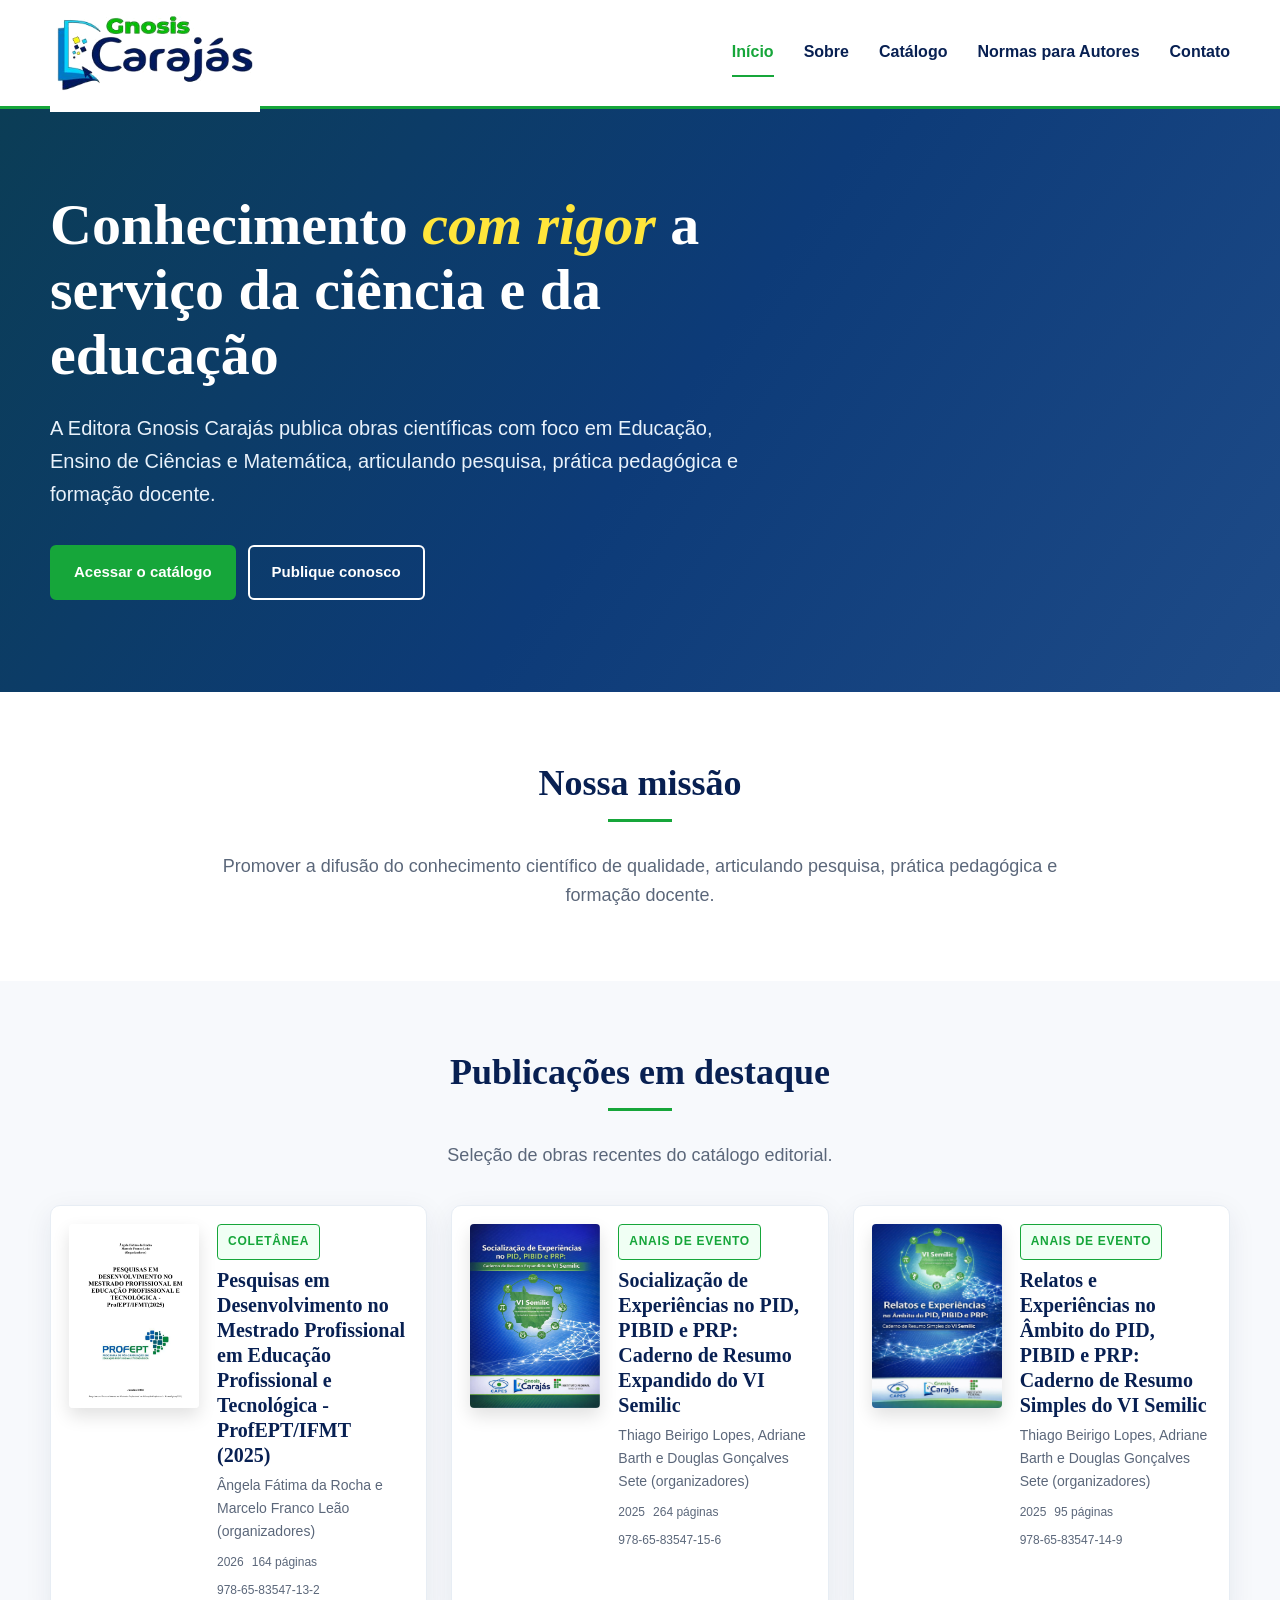
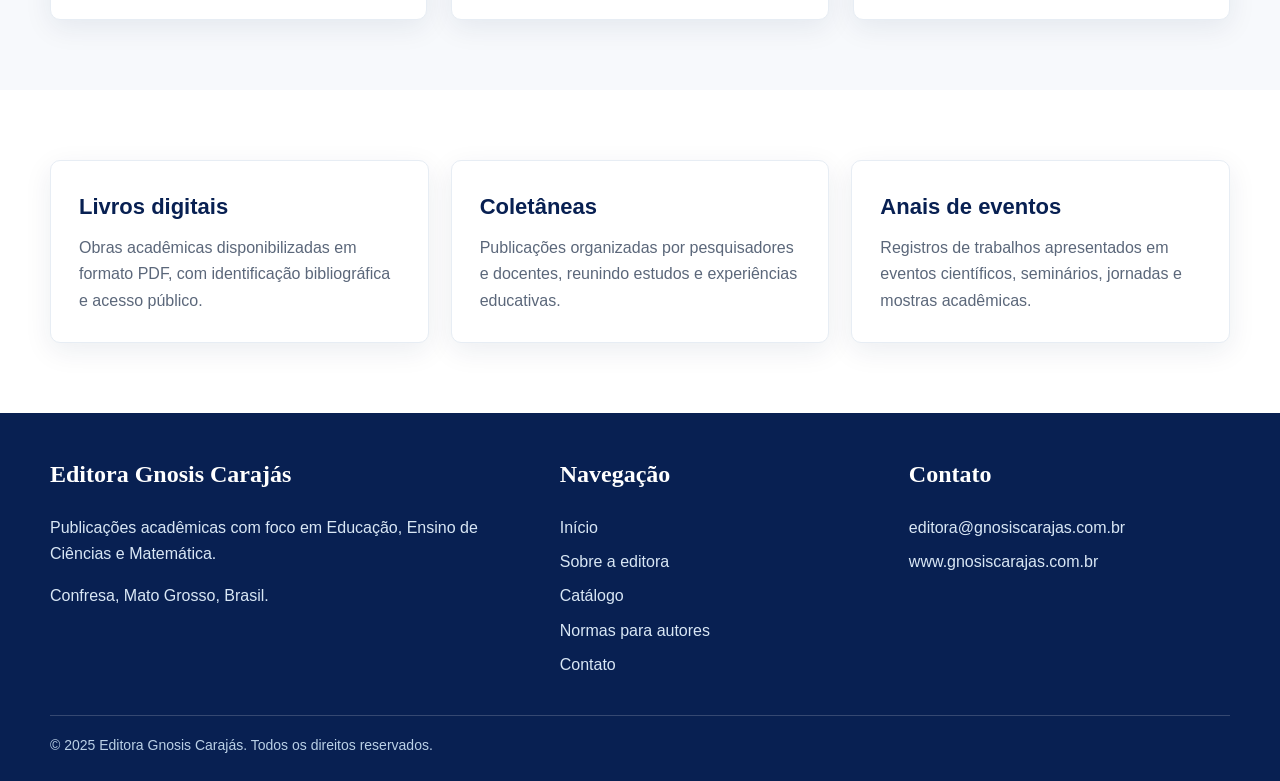
<file: index.html>
<!doctype html><html lang="pt-BR"><head><meta charset="utf-8"><meta name="viewport" content="width=device-width, initial-scale=1"><title>Editora Gnosis Carajás</title><meta name="description" content="Editora acadêmica dedicada à publicação de livros digitais, coletâneas e anais de eventos."><meta name="robots" content="index, follow"><meta property="og:title" content="Editora Gnosis Carajás"><meta property="og:description" content="Editora acadêmica dedicada à publicação de livros digitais, coletâneas e anais de eventos."><meta property="og:type" content="website"><meta property="og:image" content="logo.png"><link rel="icon" href="favicon.ico"><link rel="icon" type="image/png" sizes="32x32" href="favicon-32.png"><link rel="apple-touch-icon" href="favicon-192.png"><link rel="stylesheet" href="styles.css"><script type="application/ld+json">{"@context":"https://schema.org","@type":"Organization","name":"Editora Gnosis Carajás","url":"https://www.gnosiscarajas.com.br","logo":"logo.png"}</script></head><body><header class="site-header"><div class="container header-inner"><a class="logo" href="index.html"><img src="logo.png" alt="Editora Gnosis Carajás"></a><nav class="main-nav" aria-label="Menu principal"><a class="active" href="index.html">Início</a><a class="" href="sobre.html">Sobre</a><a class="" href="catalogo.html">Catálogo</a><a class="" href="normas.html">Normas para Autores</a><a class="" href="contato.html">Contato</a></nav></div></header><main><section class="hero"><div class="container"><div class="hero-content"><h1>Conhecimento <em>com rigor</em> a serviço da ciência e da educação</h1><p>A Editora Gnosis Carajás publica obras científicas com foco em Educação, Ensino de Ciências e Matemática, articulando pesquisa, prática pedagógica e formação docente.</p><div class="hero-actions"><a class="btn primary" href="catalogo.html">Acessar o catálogo</a><a class="btn outline" href="normas.html">Publique conosco</a></div></div></div></section><section class="section white"><div class="container"><div class="section-title"><h2>Nossa missão</h2><span class="title-line"></span></div><p class="mission-text">Promover a difusão do conhecimento científico de qualidade, articulando pesquisa, prática pedagógica e formação docente.</p></div></section><section class="section"><div class="container"><div class="section-title"><h2>Publicações em destaque</h2><span class="title-line"></span></div><p class="lead">Seleção de obras recentes do catálogo editorial.</p><div class="featured-grid" data-home-destaques></div></div></section><section class="section white"><div class="container cards-grid"><article class="info-card"><h3>Livros digitais</h3><p>Obras acadêmicas disponibilizadas em formato PDF, com identificação bibliográfica e acesso público.</p></article><article class="info-card"><h3>Coletâneas</h3><p>Publicações organizadas por pesquisadores e docentes, reunindo estudos e experiências educativas.</p></article><article class="info-card"><h3>Anais de eventos</h3><p>Registros de trabalhos apresentados em eventos científicos, seminários, jornadas e mostras acadêmicas.</p></article></div></section></main><footer class="site-footer"><div class="container footer-grid"><section><h2>Editora Gnosis Carajás</h2><p>Publicações acadêmicas com foco em Educação, Ensino de Ciências e Matemática.</p><p>Confresa, Mato Grosso, Brasil.</p></section><section><h2>Navegação</h2><ul><li><a href="index.html">Início</a></li><li><a href="sobre.html">Sobre a editora</a></li><li><a href="catalogo.html">Catálogo</a></li><li><a href="normas.html">Normas para autores</a></li><li><a href="contato.html">Contato</a></li></ul></section><section><h2>Contato</h2><ul><li><a href="mailto:editora@gnosiscarajas.com.br">editora@gnosiscarajas.com.br</a></li><li><a href="https://www.gnosiscarajas.com.br">www.gnosiscarajas.com.br</a></li></ul></section></div><div class="container footer-bottom">© 2025 Editora Gnosis Carajás. Todos os direitos reservados.</div></footer><script src="data.js"></script><script src="script.js"></script></body></html>
</file>
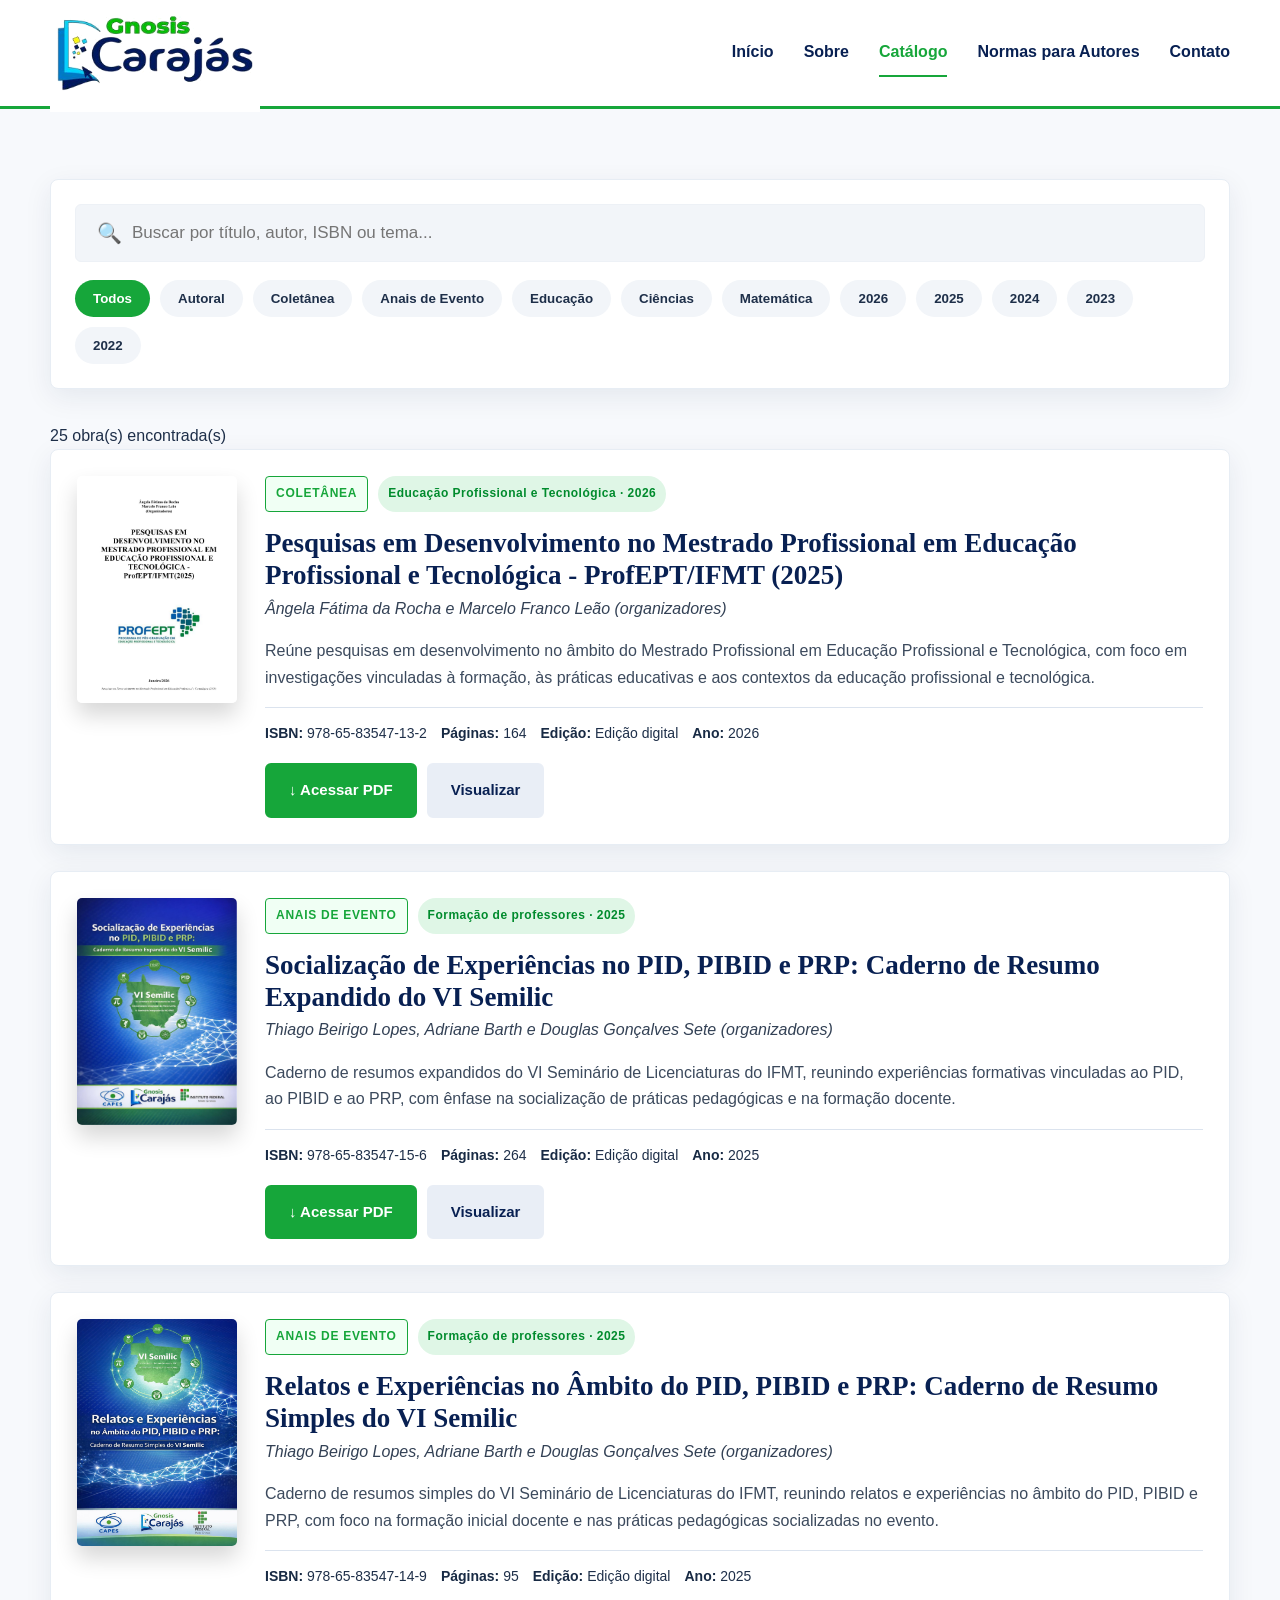
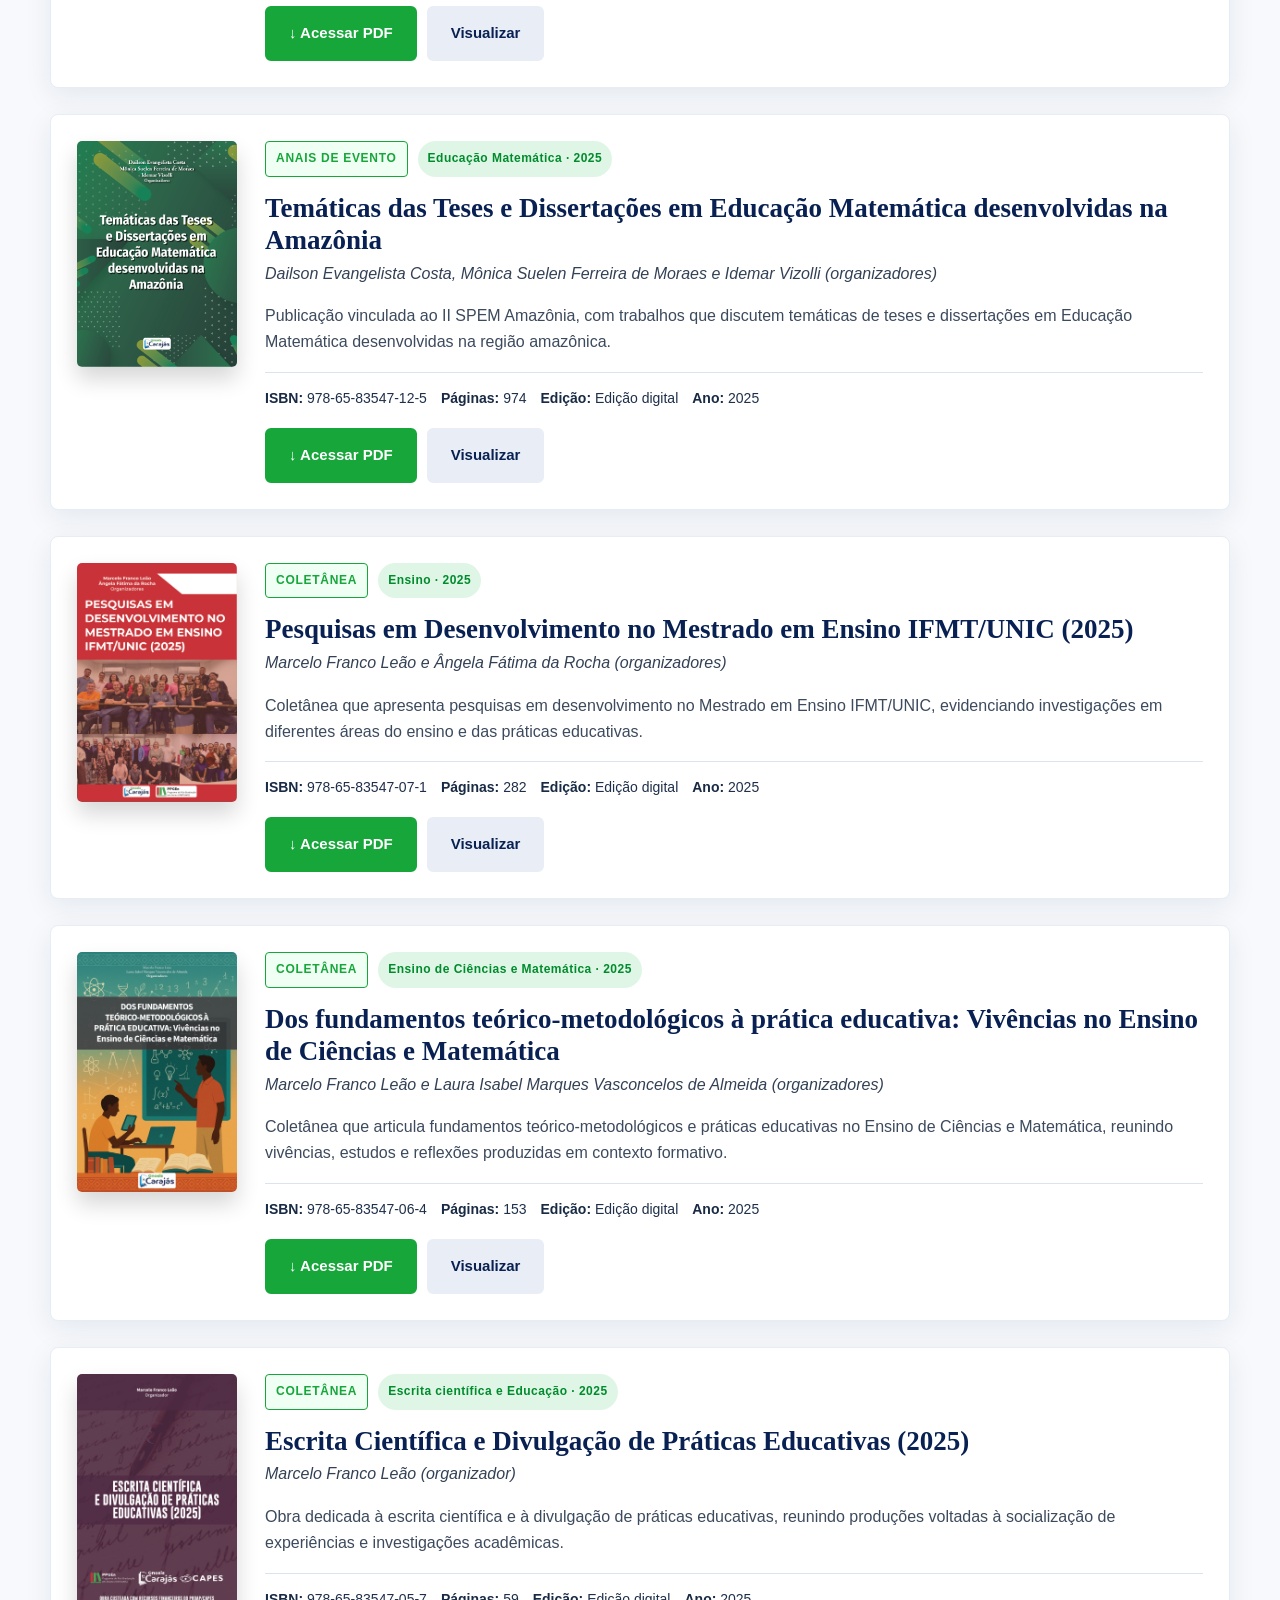
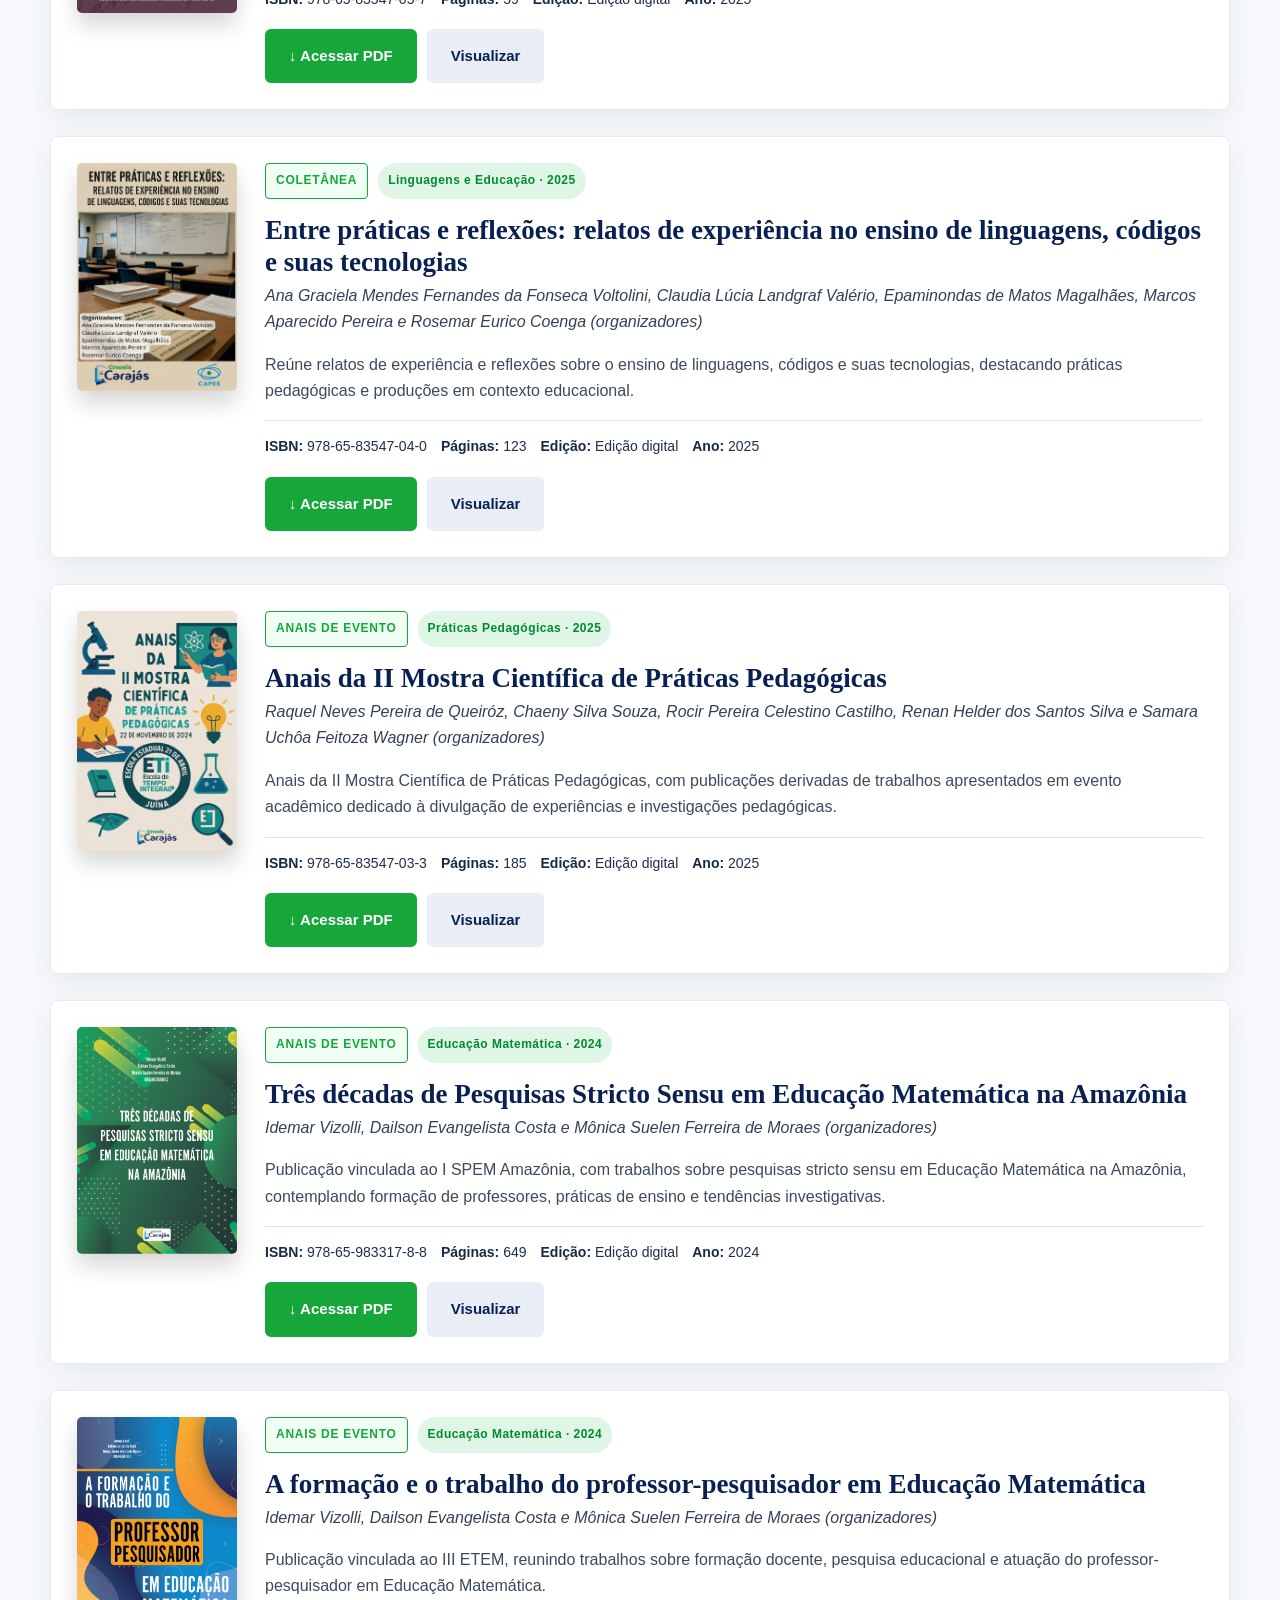
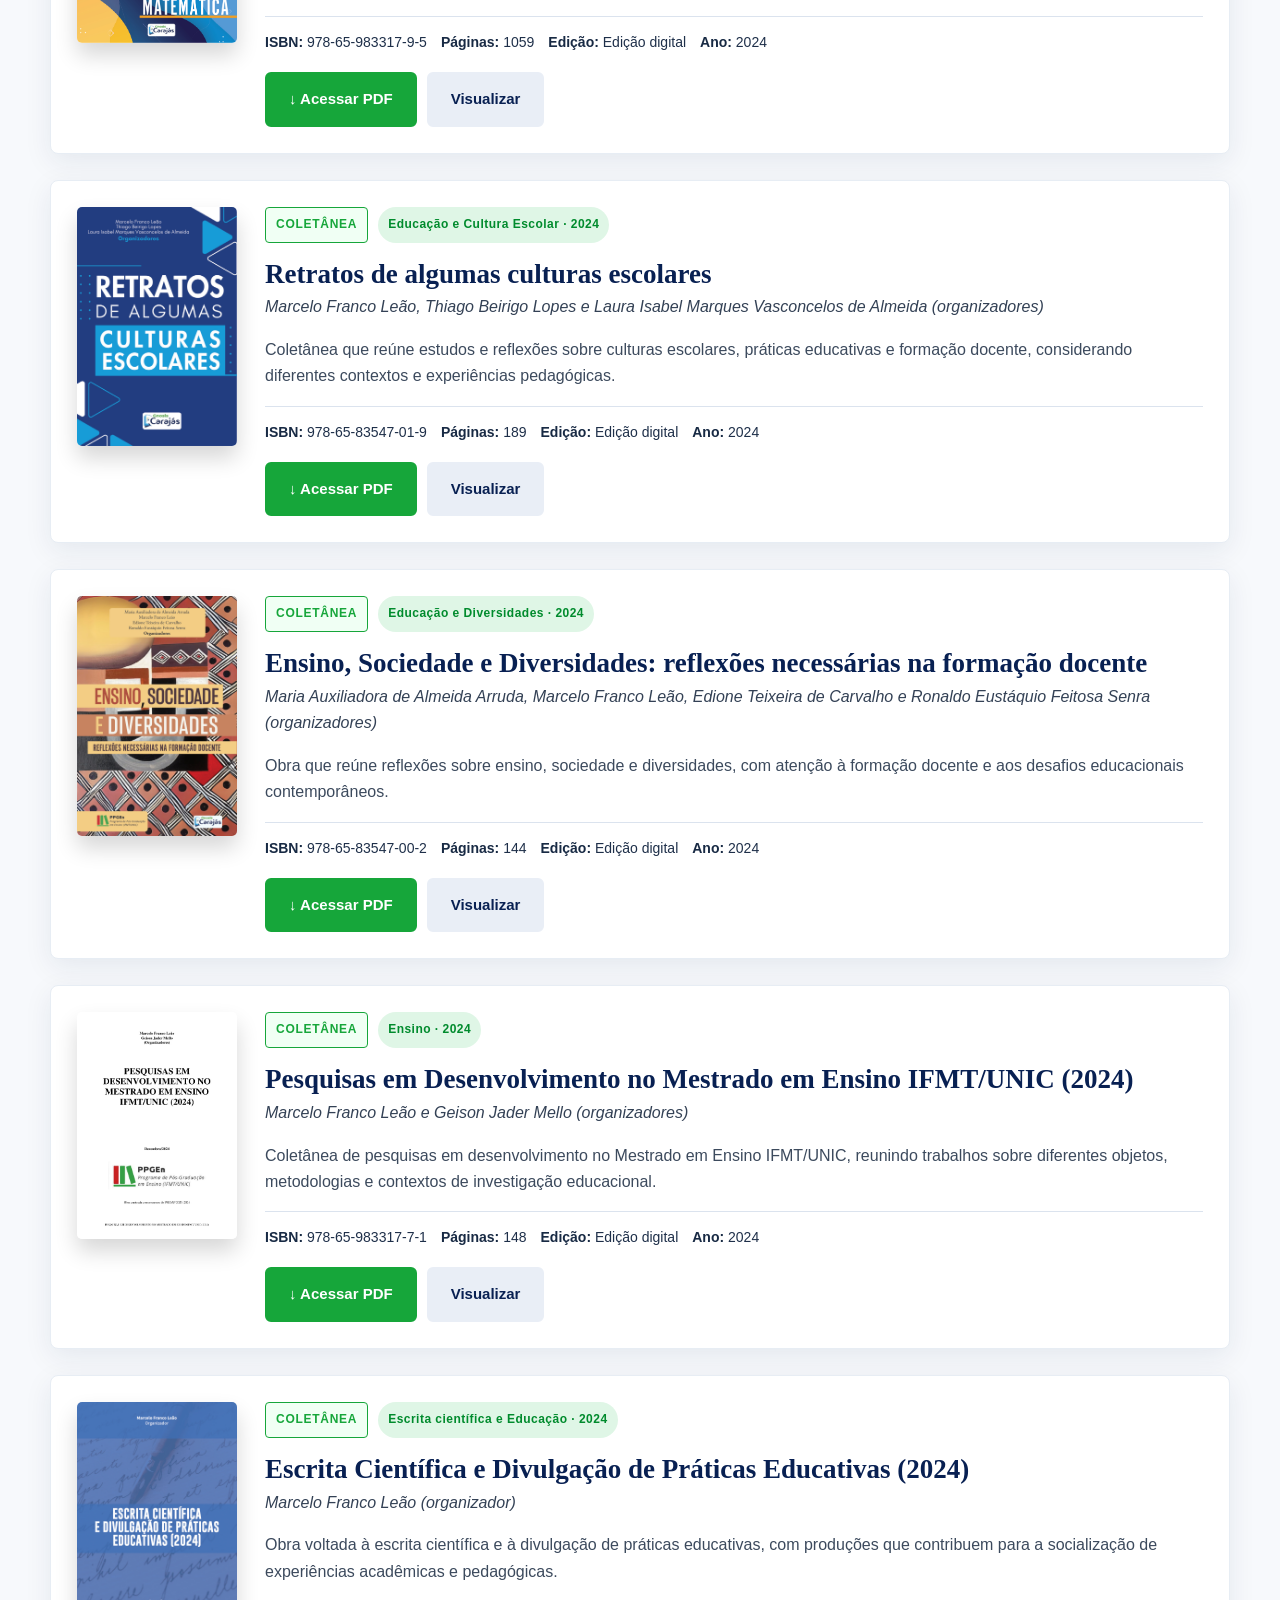
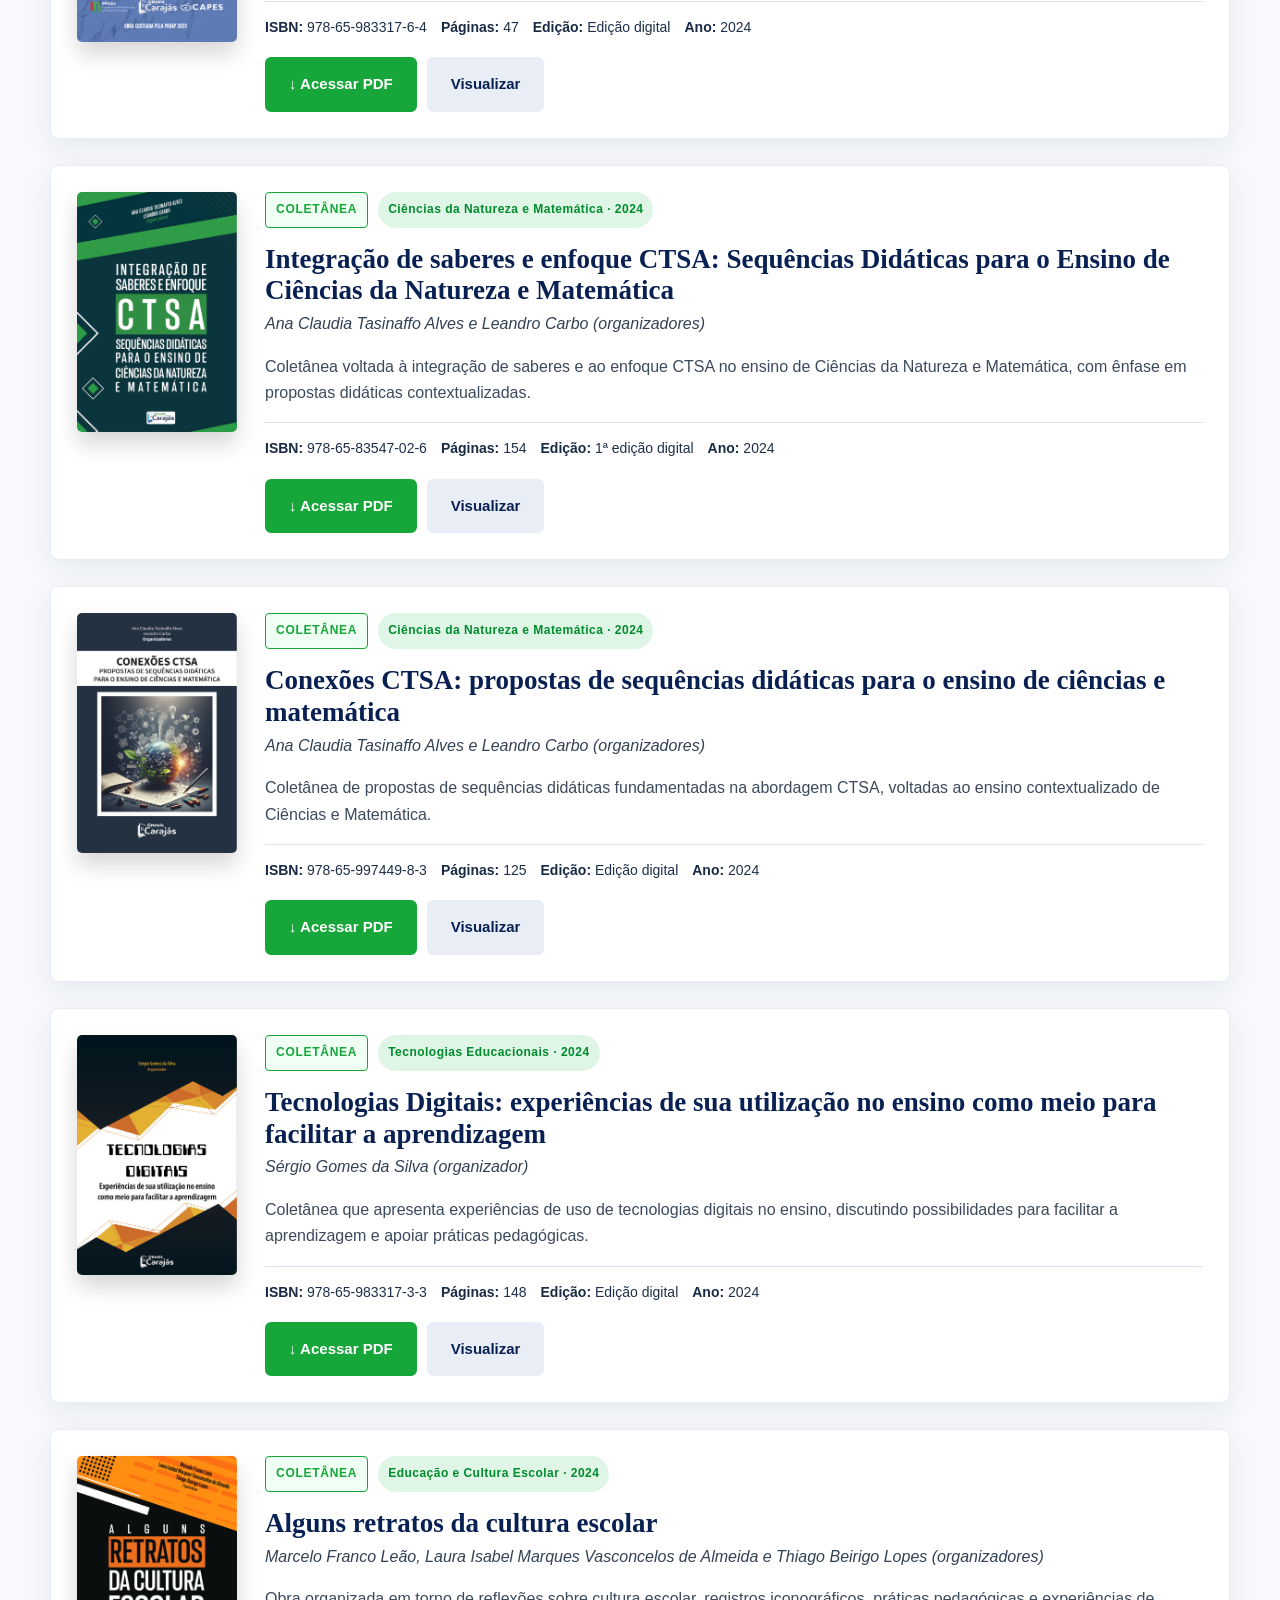
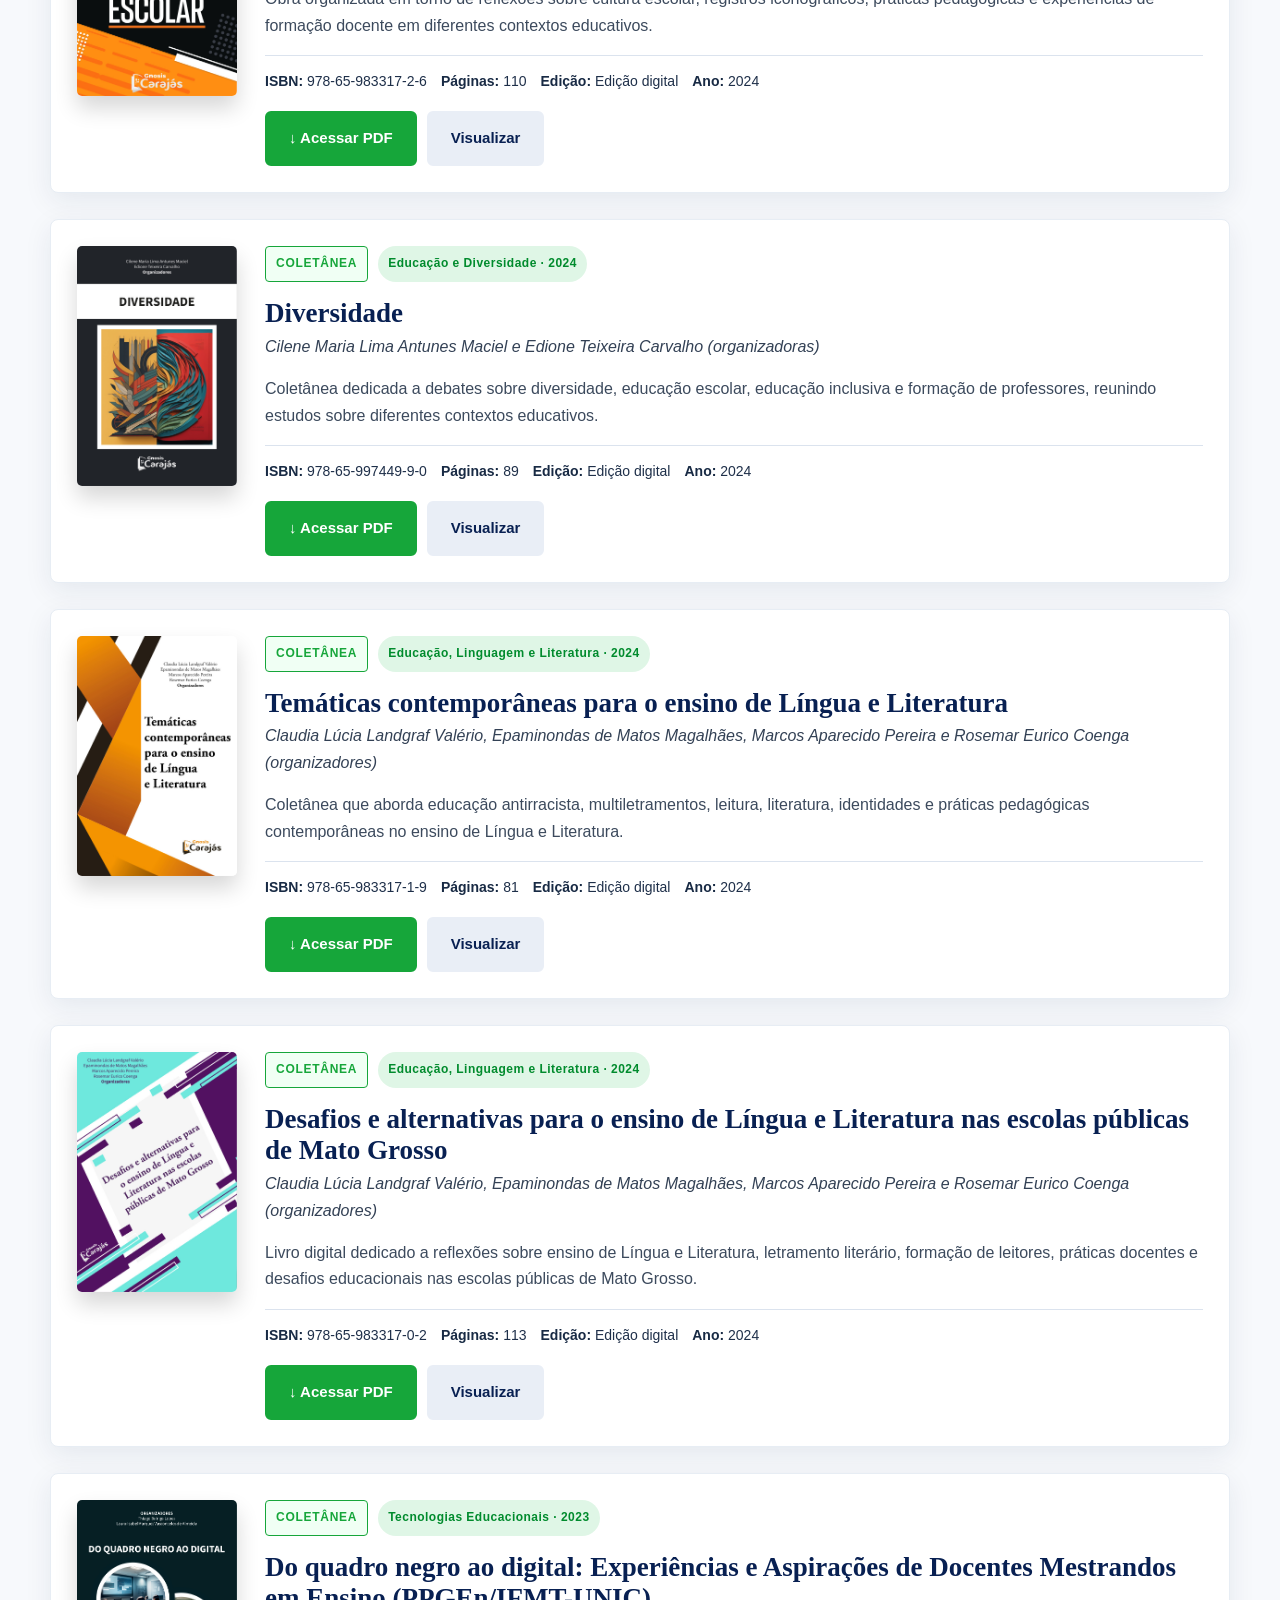
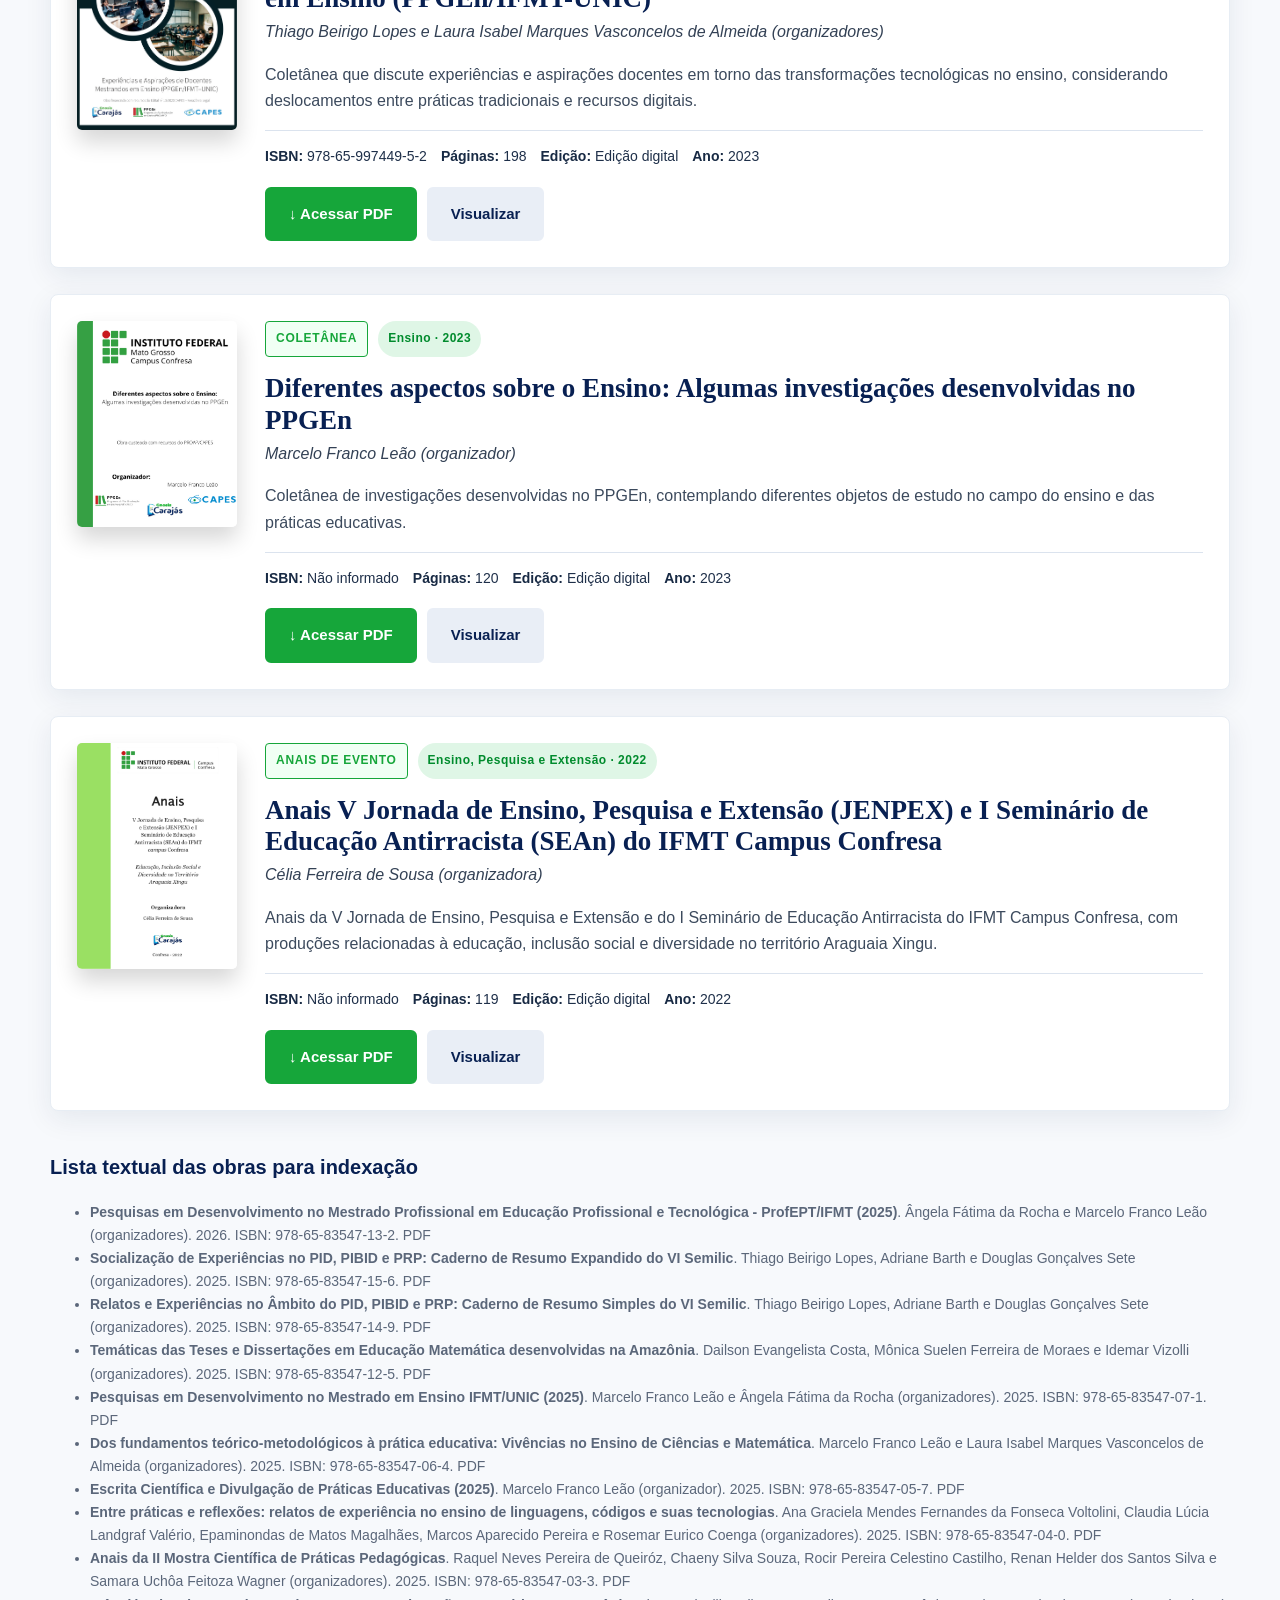
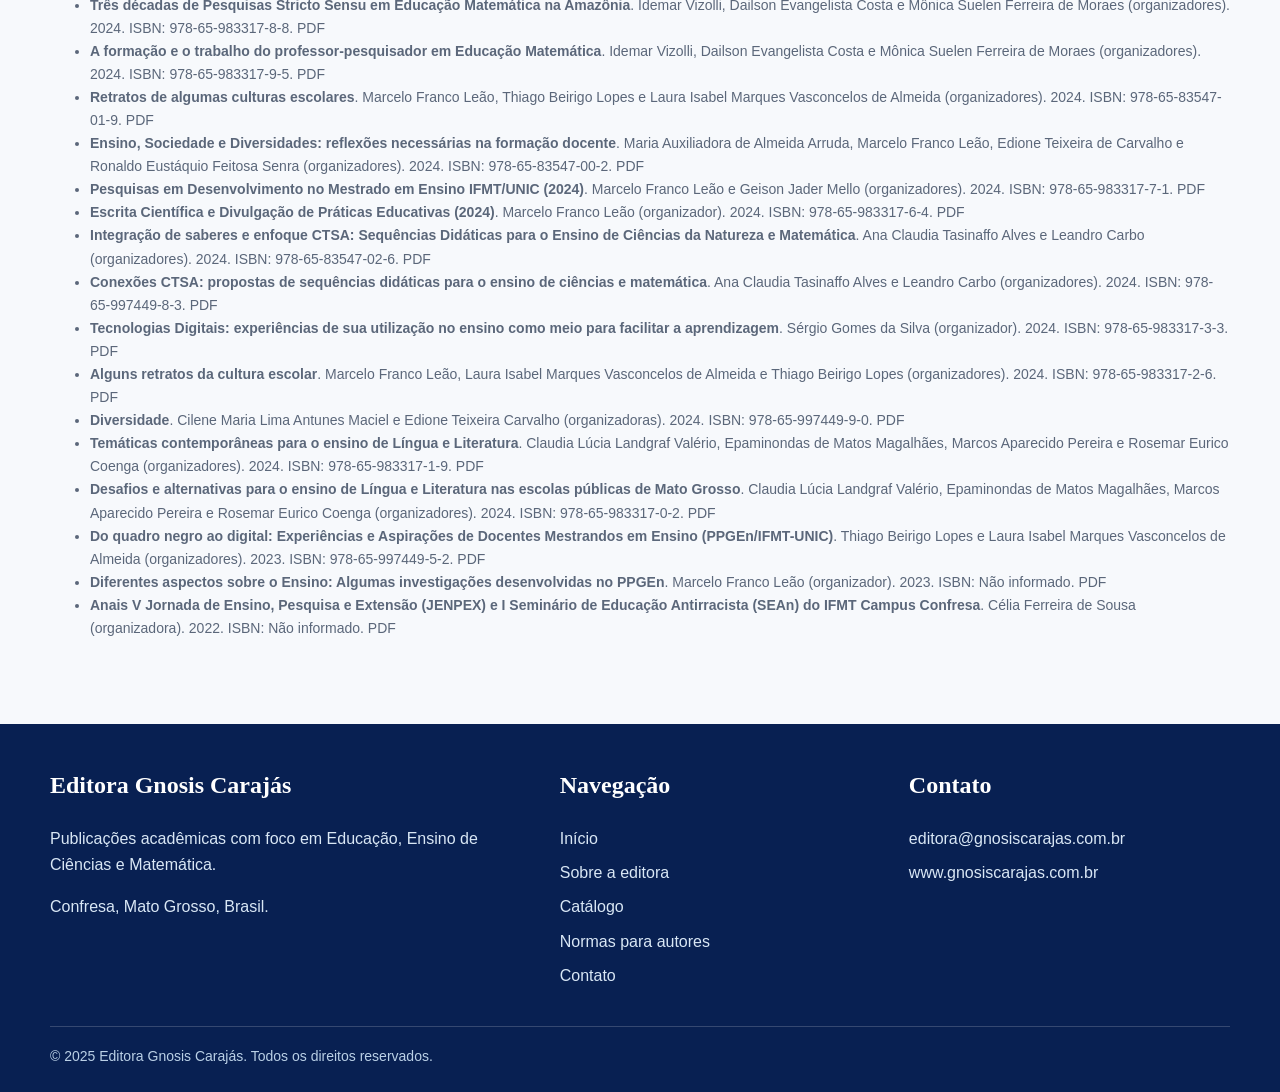
<file: catalogo.html>
<!doctype html><html lang="pt-BR"><head><meta charset="utf-8"><meta name="viewport" content="width=device-width, initial-scale=1"><title>Catálogo | Editora Gnosis Carajás</title><meta name="description" content="Catálogo de livros digitais, coletâneas e anais de eventos da Editora Gnosis Carajás."><meta name="robots" content="index, follow"><meta property="og:title" content="Catálogo | Editora Gnosis Carajás"><meta property="og:description" content="Catálogo de livros digitais, coletâneas e anais de eventos da Editora Gnosis Carajás."><meta property="og:type" content="website"><meta property="og:image" content="logo.png"><link rel="icon" href="favicon.ico"><link rel="icon" type="image/png" sizes="32x32" href="favicon-32.png"><link rel="apple-touch-icon" href="favicon-192.png"><link rel="stylesheet" href="styles.css"><script type="application/ld+json">{"@context":"https://schema.org","@type":"Organization","name":"Editora Gnosis Carajás","url":"https://www.gnosiscarajas.com.br","logo":"logo.png"}</script></head><body><header class="site-header"><div class="container header-inner"><a class="logo" href="index.html"><img src="logo.png" alt="Editora Gnosis Carajás"></a><nav class="main-nav" aria-label="Menu principal"><a class="" href="index.html">Início</a><a class="" href="sobre.html">Sobre</a><a class="active" href="catalogo.html">Catálogo</a><a class="" href="normas.html">Normas para Autores</a><a class="" href="contato.html">Contato</a></nav></div></header><main><section class="section"><div class="container"><div class="catalog-toolbar"><div class="search-wrap"><span class="search-icon">🔍</span><input data-search type="search" placeholder="Buscar por título, autor, ISBN ou tema..." aria-label="Buscar no catálogo"></div><div class="filters" aria-label="Filtros do catálogo"><button class="filter-btn active" data-filter="Todos">Todos</button><button class="filter-btn" data-filter="Autoral">Autoral</button><button class="filter-btn" data-filter="Coletânea">Coletânea</button><button class="filter-btn" data-filter="Anais de Evento">Anais de Evento</button><button class="filter-btn" data-filter="Educação">Educação</button><button class="filter-btn" data-filter="Ciências">Ciências</button><button class="filter-btn" data-filter="Matemática">Matemática</button><button class="filter-btn" data-filter="2026">2026</button><button class="filter-btn" data-filter="2025">2025</button><button class="filter-btn" data-filter="2024">2024</button><button class="filter-btn" data-filter="2023">2023</button><button class="filter-btn" data-filter="2022">2022</button></div></div><div class="results-count" data-count></div><div class="catalog-list" data-catalog-list></div><section class="seo-catalog" aria-label="Lista textual do catálogo"><h2>Lista textual das obras para indexação</h2><ul><li><strong>Pesquisas em Desenvolvimento no Mestrado Profissional em Educação Profissional e Tecnológica - ProfEPT/IFMT (2025)</strong>. Ângela Fátima da Rocha e Marcelo Franco Leão (organizadores). 2026. ISBN: 978-65-83547-13-2. <a href="pdfs/pesquisas-em-desenvolvimento-no-mestrado-profissional-em-educacao-profissional-e-tecnologi.pdf">PDF</a></li><li><strong>Socialização de Experiências no PID, PIBID e PRP: Caderno de Resumo Expandido do VI Semilic</strong>. Thiago Beirigo Lopes, Adriane Barth e Douglas Gonçalves Sete (organizadores). 2025. ISBN: 978-65-83547-15-6. <a href="pdfs/socializacao-de-experiencias-no-pid-pibid-e-prp-caderno-de-resumo-expandido-do-vi-semilic.pdf">PDF</a></li><li><strong>Relatos e Experiências no Âmbito do PID, PIBID e PRP: Caderno de Resumo Simples do VI Semilic</strong>. Thiago Beirigo Lopes, Adriane Barth e Douglas Gonçalves Sete (organizadores). 2025. ISBN: 978-65-83547-14-9. <a href="pdfs/relatos-e-experiencias-no-ambito-do-pid-pibid-e-prp-caderno-de-resumo-simples-do-vi-semilic.pdf">PDF</a></li><li><strong>Temáticas das Teses e Dissertações em Educação Matemática desenvolvidas na Amazônia</strong>. Dailson Evangelista Costa, Mônica Suelen Ferreira de Moraes e Idemar Vizolli (organizadores). 2025. ISBN: 978-65-83547-12-5. <a href="pdfs/tematicas-das-teses-e-dissertacoes-em-educacao-matematica-desenvolvidas-na-amazonia.pdf">PDF</a></li><li><strong>Pesquisas em Desenvolvimento no Mestrado em Ensino IFMT/UNIC (2025)</strong>. Marcelo Franco Leão e Ângela Fátima da Rocha (organizadores). 2025. ISBN: 978-65-83547-07-1. <a href="pdfs/pesquisas-em-desenvolvimento-no-mestrado-em-ensino-ifmt-unic-2025.pdf">PDF</a></li><li><strong>Dos fundamentos teórico-metodológicos à prática educativa: Vivências no Ensino de Ciências e Matemática</strong>. Marcelo Franco Leão e Laura Isabel Marques Vasconcelos de Almeida (organizadores). 2025. ISBN: 978-65-83547-06-4. <a href="pdfs/dos-fundamentos-teorico-metodologicos-a-pratica-educativa-vivencias-no-ensino-de-ciencias-.pdf">PDF</a></li><li><strong>Escrita Científica e Divulgação de Práticas Educativas (2025)</strong>. Marcelo Franco Leão (organizador). 2025. ISBN: 978-65-83547-05-7. <a href="pdfs/escrita-cientifica-e-divulgacao-de-praticas-educativas-2025.pdf">PDF</a></li><li><strong>Entre práticas e reflexões: relatos de experiência no ensino de linguagens, códigos e suas tecnologias</strong>. Ana Graciela Mendes Fernandes da Fonseca Voltolini, Claudia Lúcia Landgraf Valério, Epaminondas de Matos Magalhães, Marcos Aparecido Pereira e Rosemar Eurico Coenga (organizadores). 2025. ISBN: 978-65-83547-04-0. <a href="pdfs/entre-praticas-e-reflexoes-relatos-de-experiencia-no-ensino-de-linguagens-codigos-e-suas-t.pdf">PDF</a></li><li><strong>Anais da II Mostra Científica de Práticas Pedagógicas</strong>. Raquel Neves Pereira de Queiróz, Chaeny Silva Souza, Rocir Pereira Celestino Castilho, Renan Helder dos Santos Silva e Samara Uchôa Feitoza Wagner (organizadores). 2025. ISBN: 978-65-83547-03-3. <a href="pdfs/anais-da-ii-mostra-cientifica-de-praticas-pedagogicas.pdf">PDF</a></li><li><strong>Três décadas de Pesquisas Stricto Sensu em Educação Matemática na Amazônia</strong>. Idemar Vizolli, Dailson Evangelista Costa e Mônica Suelen Ferreira de Moraes (organizadores). 2024. ISBN: 978-65-983317-8-8. <a href="pdfs/tres-decadas-de-pesquisas-stricto-sensu-em-educacao-matematica-na-amazonia.pdf">PDF</a></li><li><strong>A formação e o trabalho do professor-pesquisador em Educação Matemática</strong>. Idemar Vizolli, Dailson Evangelista Costa e Mônica Suelen Ferreira de Moraes (organizadores). 2024. ISBN: 978-65-983317-9-5. <a href="pdfs/a-formacao-e-o-trabalho-do-professor-pesquisador-em-educacao-matematica.pdf">PDF</a></li><li><strong>Retratos de algumas culturas escolares</strong>. Marcelo Franco Leão, Thiago Beirigo Lopes e Laura Isabel Marques Vasconcelos de Almeida (organizadores). 2024. ISBN: 978-65-83547-01-9. <a href="pdfs/retratos-de-algumas-culturas-escolares.pdf">PDF</a></li><li><strong>Ensino, Sociedade e Diversidades: reflexões necessárias na formação docente</strong>. Maria Auxiliadora de Almeida Arruda, Marcelo Franco Leão, Edione Teixeira de Carvalho e Ronaldo Eustáquio Feitosa Senra (organizadores). 2024. ISBN: 978-65-83547-00-2. <a href="pdfs/ensino-sociedade-e-diversidades-reflexoes-necessarias-na-formacao-docente.pdf">PDF</a></li><li><strong>Pesquisas em Desenvolvimento no Mestrado em Ensino IFMT/UNIC (2024)</strong>. Marcelo Franco Leão e Geison Jader Mello (organizadores). 2024. ISBN: 978-65-983317-7-1. <a href="pdfs/pesquisas-em-desenvolvimento-no-mestrado-em-ensino-ifmt-unic-2024.pdf">PDF</a></li><li><strong>Escrita Científica e Divulgação de Práticas Educativas (2024)</strong>. Marcelo Franco Leão (organizador). 2024. ISBN: 978-65-983317-6-4. <a href="pdfs/escrita-cientifica-e-divulgacao-de-praticas-educativas-2024.pdf">PDF</a></li><li><strong>Integração de saberes e enfoque CTSA: Sequências Didáticas para o Ensino de Ciências da Natureza e Matemática</strong>. Ana Claudia Tasinaffo Alves e Leandro Carbo (organizadores). 2024. ISBN: 978-65-83547-02-6. <a href="pdfs/integracao-de-saberes-e-enfoque-ctsa-sequencias-didaticas-para-o-ensino-de-ciencias-da-nat.pdf">PDF</a></li><li><strong>Conexões CTSA: propostas de sequências didáticas para o ensino de ciências e matemática</strong>. Ana Claudia Tasinaffo Alves e Leandro Carbo (organizadores). 2024. ISBN: 978-65-997449-8-3. <a href="pdfs/conexoes-ctsa-propostas-de-sequencias-didaticas-para-o-ensino-de-ciencias-e-matematica.pdf">PDF</a></li><li><strong>Tecnologias Digitais: experiências de sua utilização no ensino como meio para facilitar a aprendizagem</strong>. Sérgio Gomes da Silva (organizador). 2024. ISBN: 978-65-983317-3-3. <a href="pdfs/tecnologias-digitais-experiencias-de-sua-utilizacao-no-ensino-como-meio-para-facilitar-a-a.pdf">PDF</a></li><li><strong>Alguns retratos da cultura escolar</strong>. Marcelo Franco Leão, Laura Isabel Marques Vasconcelos de Almeida e Thiago Beirigo Lopes (organizadores). 2024. ISBN: 978-65-983317-2-6. <a href="pdfs/alguns-retratos-da-cultura-escolar.pdf">PDF</a></li><li><strong>Diversidade</strong>. Cilene Maria Lima Antunes Maciel e Edione Teixeira Carvalho (organizadoras). 2024. ISBN: 978-65-997449-9-0. <a href="pdfs/diversidade.pdf">PDF</a></li><li><strong>Temáticas contemporâneas para o ensino de Língua e Literatura</strong>. Claudia Lúcia Landgraf Valério, Epaminondas de Matos Magalhães, Marcos Aparecido Pereira e Rosemar Eurico Coenga (organizadores). 2024. ISBN: 978-65-983317-1-9. <a href="pdfs/tematicas-contemporaneas-para-o-ensino-de-lingua-e-literatura.pdf">PDF</a></li><li><strong>Desafios e alternativas para o ensino de Língua e Literatura nas escolas públicas de Mato Grosso</strong>. Claudia Lúcia Landgraf Valério, Epaminondas de Matos Magalhães, Marcos Aparecido Pereira e Rosemar Eurico Coenga (organizadores). 2024. ISBN: 978-65-983317-0-2. <a href="pdfs/desafios-e-alternativas-para-o-ensino-de-lingua-e-literatura-nas-escolas-publicas-de-mato-.pdf">PDF</a></li><li><strong>Do quadro negro ao digital: Experiências e Aspirações de Docentes Mestrandos em Ensino (PPGEn/IFMT-UNIC)</strong>. Thiago Beirigo Lopes e Laura Isabel Marques Vasconcelos de Almeida (organizadores). 2023. ISBN: 978-65-997449-5-2. <a href="pdfs/do-quadro-negro-ao-digital-experiencias-e-aspiracoes-de-docentes-mestrandos-em-ensino-ppge.pdf">PDF</a></li><li><strong>Diferentes aspectos sobre o Ensino: Algumas investigações desenvolvidas no PPGEn</strong>. Marcelo Franco Leão (organizador). 2023. ISBN: Não informado. <a href="pdfs/diferentes-aspectos-sobre-o-ensino-algumas-investigacoes-desenvolvidas-no-ppgen.pdf">PDF</a></li><li><strong>Anais V Jornada de Ensino, Pesquisa e Extensão (JENPEX) e I Seminário de Educação Antirracista (SEAn) do IFMT Campus Confresa</strong>. Célia Ferreira de Sousa (organizadora). 2022. ISBN: Não informado. <a href="pdfs/anais-v-jornada-de-ensino-pesquisa-e-extensao-jenpex-e-i-seminario-de-educacao-antirracist.pdf">PDF</a></li></ul></section></div></section></main><footer class="site-footer"><div class="container footer-grid"><section><h2>Editora Gnosis Carajás</h2><p>Publicações acadêmicas com foco em Educação, Ensino de Ciências e Matemática.</p><p>Confresa, Mato Grosso, Brasil.</p></section><section><h2>Navegação</h2><ul><li><a href="index.html">Início</a></li><li><a href="sobre.html">Sobre a editora</a></li><li><a href="catalogo.html">Catálogo</a></li><li><a href="normas.html">Normas para autores</a></li><li><a href="contato.html">Contato</a></li></ul></section><section><h2>Contato</h2><ul><li><a href="mailto:editora@gnosiscarajas.com.br">editora@gnosiscarajas.com.br</a></li><li><a href="https://www.gnosiscarajas.com.br">www.gnosiscarajas.com.br</a></li></ul></section></div><div class="container footer-bottom">© 2025 Editora Gnosis Carajás. Todos os direitos reservados.</div></footer><script type="application/ld+json">{"@context": "https://schema.org", "@type": "ItemList", "name": "Catálogo da Editora Gnosis Carajás", "itemListElement": [{"@type": "ListItem", "position": 1, "item": {"@type": "Book", "name": "Pesquisas em Desenvolvimento no Mestrado Profissional em Educação Profissional e Tecnológica - ProfEPT/IFMT (2025)", "author": "Ângela Fátima da Rocha e Marcelo Franco Leão (organizadores)", "isbn": "978-65-83547-13-2", "datePublished": "2026", "url": "pdfs/pesquisas-em-desenvolvimento-no-mestrado-profissional-em-educacao-profissional-e-tecnologi.pdf", "image": "covers/pesquisas-em-desenvolvimento-no-mestrado-profissional-em-educacao-profissional-e-tecnologi.jpg"}}, {"@type": "ListItem", "position": 2, "item": {"@type": "Book", "name": "Socialização de Experiências no PID, PIBID e PRP: Caderno de Resumo Expandido do VI Semilic", "author": "Thiago Beirigo Lopes, Adriane Barth e Douglas Gonçalves Sete (organizadores)", "isbn": "978-65-83547-15-6", "datePublished": "2025", "url": "pdfs/socializacao-de-experiencias-no-pid-pibid-e-prp-caderno-de-resumo-expandido-do-vi-semilic.pdf", "image": "covers/socializacao-de-experiencias-no-pid-pibid-e-prp-caderno-de-resumo-expandido-do-vi-semilic.jpg"}}, {"@type": "ListItem", "position": 3, "item": {"@type": "Book", "name": "Relatos e Experiências no Âmbito do PID, PIBID e PRP: Caderno de Resumo Simples do VI Semilic", "author": "Thiago Beirigo Lopes, Adriane Barth e Douglas Gonçalves Sete (organizadores)", "isbn": "978-65-83547-14-9", "datePublished": "2025", "url": "pdfs/relatos-e-experiencias-no-ambito-do-pid-pibid-e-prp-caderno-de-resumo-simples-do-vi-semilic.pdf", "image": "covers/relatos-e-experiencias-no-ambito-do-pid-pibid-e-prp-caderno-de-resumo-simples-do-vi-semilic.jpg"}}, {"@type": "ListItem", "position": 4, "item": {"@type": "Book", "name": "Temáticas das Teses e Dissertações em Educação Matemática desenvolvidas na Amazônia", "author": "Dailson Evangelista Costa, Mônica Suelen Ferreira de Moraes e Idemar Vizolli (organizadores)", "isbn": "978-65-83547-12-5", "datePublished": "2025", "url": "pdfs/tematicas-das-teses-e-dissertacoes-em-educacao-matematica-desenvolvidas-na-amazonia.pdf", "image": "covers/tematicas-das-teses-e-dissertacoes-em-educacao-matematica-desenvolvidas-na-amazonia.jpg"}}, {"@type": "ListItem", "position": 5, "item": {"@type": "Book", "name": "Pesquisas em Desenvolvimento no Mestrado em Ensino IFMT/UNIC (2025)", "author": "Marcelo Franco Leão e Ângela Fátima da Rocha (organizadores)", "isbn": "978-65-83547-07-1", "datePublished": "2025", "url": "pdfs/pesquisas-em-desenvolvimento-no-mestrado-em-ensino-ifmt-unic-2025.pdf", "image": "covers/pesquisas-em-desenvolvimento-no-mestrado-em-ensino-ifmt-unic-2025.jpg"}}, {"@type": "ListItem", "position": 6, "item": {"@type": "Book", "name": "Dos fundamentos teórico-metodológicos à prática educativa: Vivências no Ensino de Ciências e Matemática", "author": "Marcelo Franco Leão e Laura Isabel Marques Vasconcelos de Almeida (organizadores)", "isbn": "978-65-83547-06-4", "datePublished": "2025", "url": "pdfs/dos-fundamentos-teorico-metodologicos-a-pratica-educativa-vivencias-no-ensino-de-ciencias-.pdf", "image": "covers/dos-fundamentos-teorico-metodologicos-a-pratica-educativa-vivencias-no-ensino-de-ciencias-.jpg"}}, {"@type": "ListItem", "position": 7, "item": {"@type": "Book", "name": "Escrita Científica e Divulgação de Práticas Educativas (2025)", "author": "Marcelo Franco Leão (organizador)", "isbn": "978-65-83547-05-7", "datePublished": "2025", "url": "pdfs/escrita-cientifica-e-divulgacao-de-praticas-educativas-2025.pdf", "image": "covers/escrita-cientifica-e-divulgacao-de-praticas-educativas-2025.jpg"}}, {"@type": "ListItem", "position": 8, "item": {"@type": "Book", "name": "Entre práticas e reflexões: relatos de experiência no ensino de linguagens, códigos e suas tecnologias", "author": "Ana Graciela Mendes Fernandes da Fonseca Voltolini, Claudia Lúcia Landgraf Valério, Epaminondas de Matos Magalhães, Marcos Aparecido Pereira e Rosemar Eurico Coenga (organizadores)", "isbn": "978-65-83547-04-0", "datePublished": "2025", "url": "pdfs/entre-praticas-e-reflexoes-relatos-de-experiencia-no-ensino-de-linguagens-codigos-e-suas-t.pdf", "image": "covers/entre-praticas-e-reflexoes-relatos-de-experiencia-no-ensino-de-linguagens-codigos-e-suas-t.jpg"}}, {"@type": "ListItem", "position": 9, "item": {"@type": "Book", "name": "Anais da II Mostra Científica de Práticas Pedagógicas", "author": "Raquel Neves Pereira de Queiróz, Chaeny Silva Souza, Rocir Pereira Celestino Castilho, Renan Helder dos Santos Silva e Samara Uchôa Feitoza Wagner (organizadores)", "isbn": "978-65-83547-03-3", "datePublished": "2025", "url": "pdfs/anais-da-ii-mostra-cientifica-de-praticas-pedagogicas.pdf", "image": "covers/anais-da-ii-mostra-cientifica-de-praticas-pedagogicas.jpg"}}, {"@type": "ListItem", "position": 10, "item": {"@type": "Book", "name": "Três décadas de Pesquisas Stricto Sensu em Educação Matemática na Amazônia", "author": "Idemar Vizolli, Dailson Evangelista Costa e Mônica Suelen Ferreira de Moraes (organizadores)", "isbn": "978-65-983317-8-8", "datePublished": "2024", "url": "pdfs/tres-decadas-de-pesquisas-stricto-sensu-em-educacao-matematica-na-amazonia.pdf", "image": "covers/tres-decadas-de-pesquisas-stricto-sensu-em-educacao-matematica-na-amazonia.jpg"}}, {"@type": "ListItem", "position": 11, "item": {"@type": "Book", "name": "A formação e o trabalho do professor-pesquisador em Educação Matemática", "author": "Idemar Vizolli, Dailson Evangelista Costa e Mônica Suelen Ferreira de Moraes (organizadores)", "isbn": "978-65-983317-9-5", "datePublished": "2024", "url": "pdfs/a-formacao-e-o-trabalho-do-professor-pesquisador-em-educacao-matematica.pdf", "image": "covers/a-formacao-e-o-trabalho-do-professor-pesquisador-em-educacao-matematica.jpg"}}, {"@type": "ListItem", "position": 12, "item": {"@type": "Book", "name": "Retratos de algumas culturas escolares", "author": "Marcelo Franco Leão, Thiago Beirigo Lopes e Laura Isabel Marques Vasconcelos de Almeida (organizadores)", "isbn": "978-65-83547-01-9", "datePublished": "2024", "url": "pdfs/retratos-de-algumas-culturas-escolares.pdf", "image": "covers/retratos-de-algumas-culturas-escolares.jpg"}}, {"@type": "ListItem", "position": 13, "item": {"@type": "Book", "name": "Ensino, Sociedade e Diversidades: reflexões necessárias na formação docente", "author": "Maria Auxiliadora de Almeida Arruda, Marcelo Franco Leão, Edione Teixeira de Carvalho e Ronaldo Eustáquio Feitosa Senra (organizadores)", "isbn": "978-65-83547-00-2", "datePublished": "2024", "url": "pdfs/ensino-sociedade-e-diversidades-reflexoes-necessarias-na-formacao-docente.pdf", "image": "covers/ensino-sociedade-e-diversidades-reflexoes-necessarias-na-formacao-docente.jpg"}}, {"@type": "ListItem", "position": 14, "item": {"@type": "Book", "name": "Pesquisas em Desenvolvimento no Mestrado em Ensino IFMT/UNIC (2024)", "author": "Marcelo Franco Leão e Geison Jader Mello (organizadores)", "isbn": "978-65-983317-7-1", "datePublished": "2024", "url": "pdfs/pesquisas-em-desenvolvimento-no-mestrado-em-ensino-ifmt-unic-2024.pdf", "image": "covers/pesquisas-em-desenvolvimento-no-mestrado-em-ensino-ifmt-unic-2024.jpg"}}, {"@type": "ListItem", "position": 15, "item": {"@type": "Book", "name": "Escrita Científica e Divulgação de Práticas Educativas (2024)", "author": "Marcelo Franco Leão (organizador)", "isbn": "978-65-983317-6-4", "datePublished": "2024", "url": "pdfs/escrita-cientifica-e-divulgacao-de-praticas-educativas-2024.pdf", "image": "covers/escrita-cientifica-e-divulgacao-de-praticas-educativas-2024.jpg"}}, {"@type": "ListItem", "position": 16, "item": {"@type": "Book", "name": "Integração de saberes e enfoque CTSA: Sequências Didáticas para o Ensino de Ciências da Natureza e Matemática", "author": "Ana Claudia Tasinaffo Alves e Leandro Carbo (organizadores)", "isbn": "978-65-83547-02-6", "datePublished": "2024", "url": "pdfs/integracao-de-saberes-e-enfoque-ctsa-sequencias-didaticas-para-o-ensino-de-ciencias-da-nat.pdf", "image": "covers/integracao-de-saberes-e-enfoque-ctsa-sequencias-didaticas-para-o-ensino-de-ciencias-da-nat.jpg"}}, {"@type": "ListItem", "position": 17, "item": {"@type": "Book", "name": "Conexões CTSA: propostas de sequências didáticas para o ensino de ciências e matemática", "author": "Ana Claudia Tasinaffo Alves e Leandro Carbo (organizadores)", "isbn": "978-65-997449-8-3", "datePublished": "2024", "url": "pdfs/conexoes-ctsa-propostas-de-sequencias-didaticas-para-o-ensino-de-ciencias-e-matematica.pdf", "image": "covers/conexoes-ctsa-propostas-de-sequencias-didaticas-para-o-ensino-de-ciencias-e-matematica.jpg"}}, {"@type": "ListItem", "position": 18, "item": {"@type": "Book", "name": "Tecnologias Digitais: experiências de sua utilização no ensino como meio para facilitar a aprendizagem", "author": "Sérgio Gomes da Silva (organizador)", "isbn": "978-65-983317-3-3", "datePublished": "2024", "url": "pdfs/tecnologias-digitais-experiencias-de-sua-utilizacao-no-ensino-como-meio-para-facilitar-a-a.pdf", "image": "covers/tecnologias-digitais-experiencias-de-sua-utilizacao-no-ensino-como-meio-para-facilitar-a-a.jpg"}}, {"@type": "ListItem", "position": 19, "item": {"@type": "Book", "name": "Alguns retratos da cultura escolar", "author": "Marcelo Franco Leão, Laura Isabel Marques Vasconcelos de Almeida e Thiago Beirigo Lopes (organizadores)", "isbn": "978-65-983317-2-6", "datePublished": "2024", "url": "pdfs/alguns-retratos-da-cultura-escolar.pdf", "image": "covers/alguns-retratos-da-cultura-escolar.jpg"}}, {"@type": "ListItem", "position": 20, "item": {"@type": "Book", "name": "Diversidade", "author": "Cilene Maria Lima Antunes Maciel e Edione Teixeira Carvalho (organizadoras)", "isbn": "978-65-997449-9-0", "datePublished": "2024", "url": "pdfs/diversidade.pdf", "image": "covers/diversidade.jpg"}}, {"@type": "ListItem", "position": 21, "item": {"@type": "Book", "name": "Temáticas contemporâneas para o ensino de Língua e Literatura", "author": "Claudia Lúcia Landgraf Valério, Epaminondas de Matos Magalhães, Marcos Aparecido Pereira e Rosemar Eurico Coenga (organizadores)", "isbn": "978-65-983317-1-9", "datePublished": "2024", "url": "pdfs/tematicas-contemporaneas-para-o-ensino-de-lingua-e-literatura.pdf", "image": "covers/tematicas-contemporaneas-para-o-ensino-de-lingua-e-literatura.jpg"}}, {"@type": "ListItem", "position": 22, "item": {"@type": "Book", "name": "Desafios e alternativas para o ensino de Língua e Literatura nas escolas públicas de Mato Grosso", "author": "Claudia Lúcia Landgraf Valério, Epaminondas de Matos Magalhães, Marcos Aparecido Pereira e Rosemar Eurico Coenga (organizadores)", "isbn": "978-65-983317-0-2", "datePublished": "2024", "url": "pdfs/desafios-e-alternativas-para-o-ensino-de-lingua-e-literatura-nas-escolas-publicas-de-mato-.pdf", "image": "covers/desafios-e-alternativas-para-o-ensino-de-lingua-e-literatura-nas-escolas-publicas-de-mato-.jpg"}}, {"@type": "ListItem", "position": 23, "item": {"@type": "Book", "name": "Do quadro negro ao digital: Experiências e Aspirações de Docentes Mestrandos em Ensino (PPGEn/IFMT-UNIC)", "author": "Thiago Beirigo Lopes e Laura Isabel Marques Vasconcelos de Almeida (organizadores)", "isbn": "978-65-997449-5-2", "datePublished": "2023", "url": "pdfs/do-quadro-negro-ao-digital-experiencias-e-aspiracoes-de-docentes-mestrandos-em-ensino-ppge.pdf", "image": "covers/do-quadro-negro-ao-digital-experiencias-e-aspiracoes-de-docentes-mestrandos-em-ensino-ppge.jpg"}}, {"@type": "ListItem", "position": 24, "item": {"@type": "Book", "name": "Diferentes aspectos sobre o Ensino: Algumas investigações desenvolvidas no PPGEn", "author": "Marcelo Franco Leão (organizador)", "isbn": "Não informado", "datePublished": "2023", "url": "pdfs/diferentes-aspectos-sobre-o-ensino-algumas-investigacoes-desenvolvidas-no-ppgen.pdf", "image": "covers/diferentes-aspectos-sobre-o-ensino-algumas-investigacoes-desenvolvidas-no-ppgen.jpg"}}, {"@type": "ListItem", "position": 25, "item": {"@type": "Book", "name": "Anais V Jornada de Ensino, Pesquisa e Extensão (JENPEX) e I Seminário de Educação Antirracista (SEAn) do IFMT Campus Confresa", "author": "Célia Ferreira de Sousa (organizadora)", "isbn": "Não informado", "datePublished": "2022", "url": "pdfs/anais-v-jornada-de-ensino-pesquisa-e-extensao-jenpex-e-i-seminario-de-educacao-antirracist.pdf", "image": "covers/anais-v-jornada-de-ensino-pesquisa-e-extensao-jenpex-e-i-seminario-de-educacao-antirracist.jpg"}}]}</script><script src="data.js"></script><script src="script.js"></script></body></html>
</file>
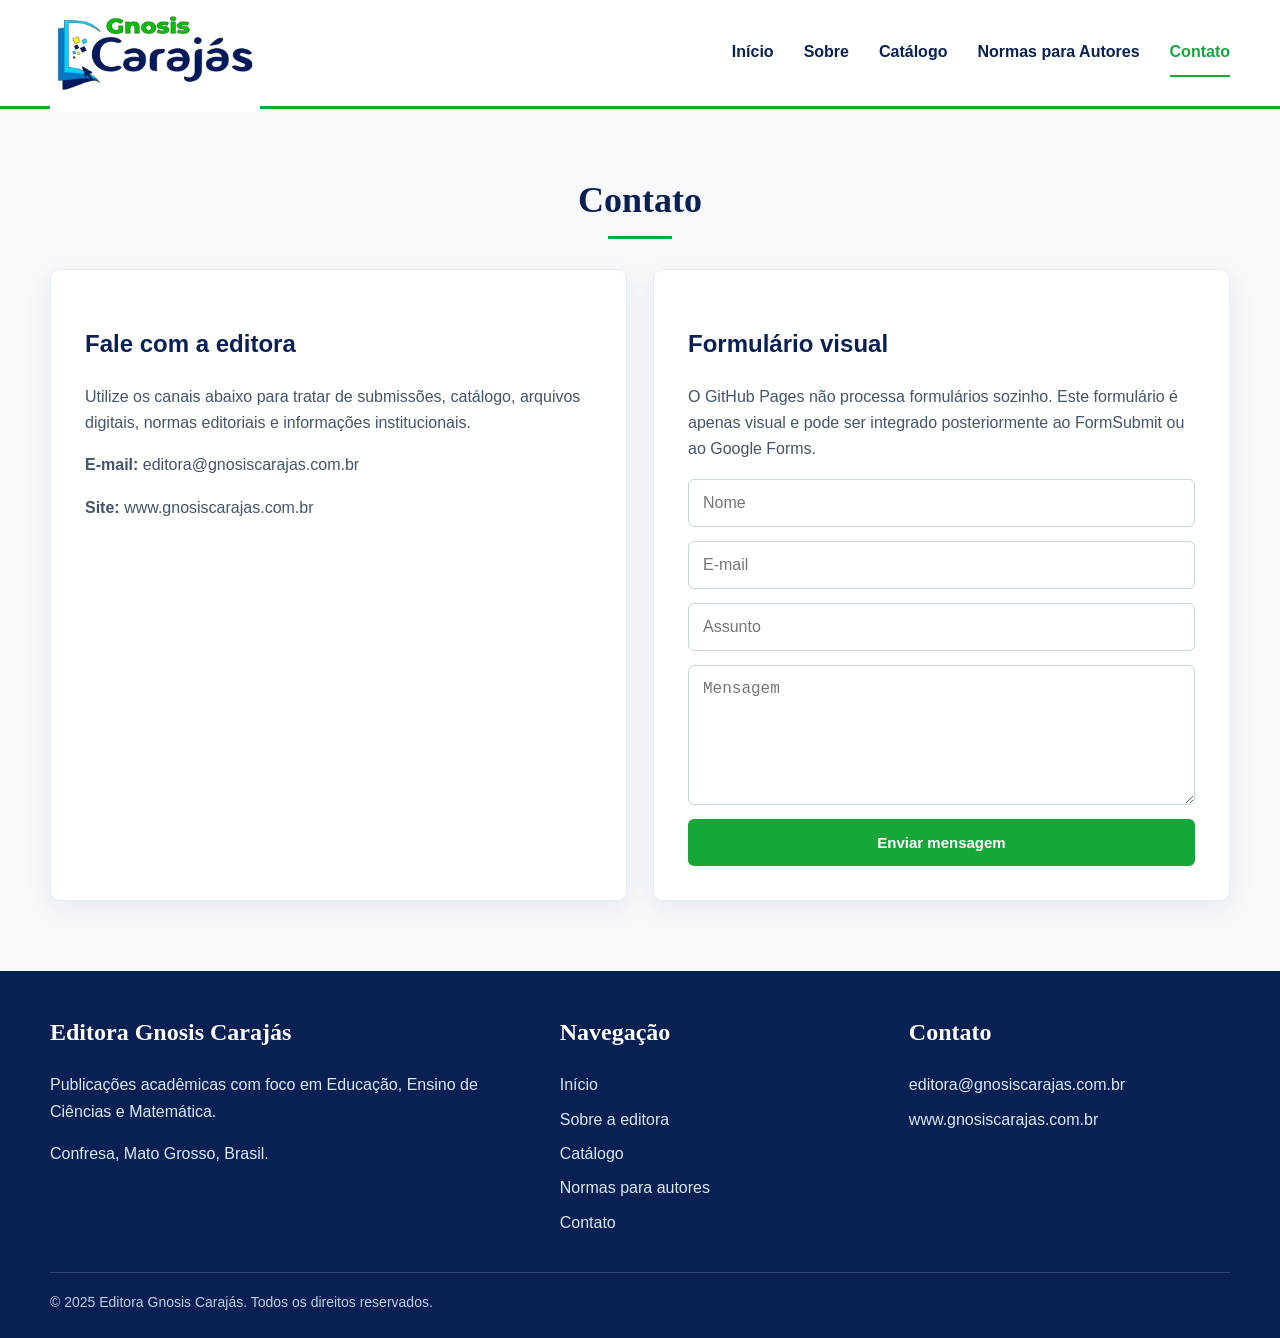
<file: contato.html>
<!doctype html><html lang="pt-BR"><head><meta charset="utf-8"><meta name="viewport" content="width=device-width, initial-scale=1"><title>Contato | Editora Gnosis Carajás</title><meta name="description" content="Entre em contato com a Editora Gnosis Carajás."><meta name="robots" content="index, follow"><meta property="og:title" content="Contato | Editora Gnosis Carajás"><meta property="og:description" content="Entre em contato com a Editora Gnosis Carajás."><meta property="og:type" content="website"><meta property="og:image" content="logo.png"><link rel="icon" href="favicon.ico"><link rel="icon" type="image/png" sizes="32x32" href="favicon-32.png"><link rel="apple-touch-icon" href="favicon-192.png"><link rel="stylesheet" href="styles.css"><script type="application/ld+json">{"@context":"https://schema.org","@type":"Organization","name":"Editora Gnosis Carajás","url":"https://www.gnosiscarajas.com.br","logo":"logo.png"}</script></head><body><header class="site-header"><div class="container header-inner"><a class="logo" href="index.html"><img src="logo.png" alt="Editora Gnosis Carajás"></a><nav class="main-nav" aria-label="Menu principal"><a class="" href="index.html">Início</a><a class="" href="sobre.html">Sobre</a><a class="" href="catalogo.html">Catálogo</a><a class="" href="normas.html">Normas para Autores</a><a class="active" href="contato.html">Contato</a></nav></div></header><main><section class="section"><div class="container"><div class="section-title"><h2>Contato</h2><span class="title-line"></span></div><div class="two-col"><section class="content-card"><h2>Fale com a editora</h2><p>Utilize os canais abaixo para tratar de submissões, catálogo, arquivos digitais, normas editoriais e informações institucionais.</p><p><strong>E-mail:</strong> <a href="mailto:editora@gnosiscarajas.com.br">editora@gnosiscarajas.com.br</a></p><p><strong>Site:</strong> <a href="https://www.gnosiscarajas.com.br">www.gnosiscarajas.com.br</a></p></section><section class="content-card"><h2>Formulário visual</h2><p>O GitHub Pages não processa formulários sozinho. Este formulário é apenas visual e pode ser integrado posteriormente ao FormSubmit ou ao Google Forms.</p><form class="form-grid"><input type="text" placeholder="Nome"><input type="email" placeholder="E-mail"><input type="text" placeholder="Assunto"><textarea placeholder="Mensagem"></textarea><button class="btn primary" type="button">Enviar mensagem</button></form></section></div></div></section></main><footer class="site-footer"><div class="container footer-grid"><section><h2>Editora Gnosis Carajás</h2><p>Publicações acadêmicas com foco em Educação, Ensino de Ciências e Matemática.</p><p>Confresa, Mato Grosso, Brasil.</p></section><section><h2>Navegação</h2><ul><li><a href="index.html">Início</a></li><li><a href="sobre.html">Sobre a editora</a></li><li><a href="catalogo.html">Catálogo</a></li><li><a href="normas.html">Normas para autores</a></li><li><a href="contato.html">Contato</a></li></ul></section><section><h2>Contato</h2><ul><li><a href="mailto:editora@gnosiscarajas.com.br">editora@gnosiscarajas.com.br</a></li><li><a href="https://www.gnosiscarajas.com.br">www.gnosiscarajas.com.br</a></li></ul></section></div><div class="container footer-bottom">© 2025 Editora Gnosis Carajás. Todos os direitos reservados.</div></footer></body></html>
</file>
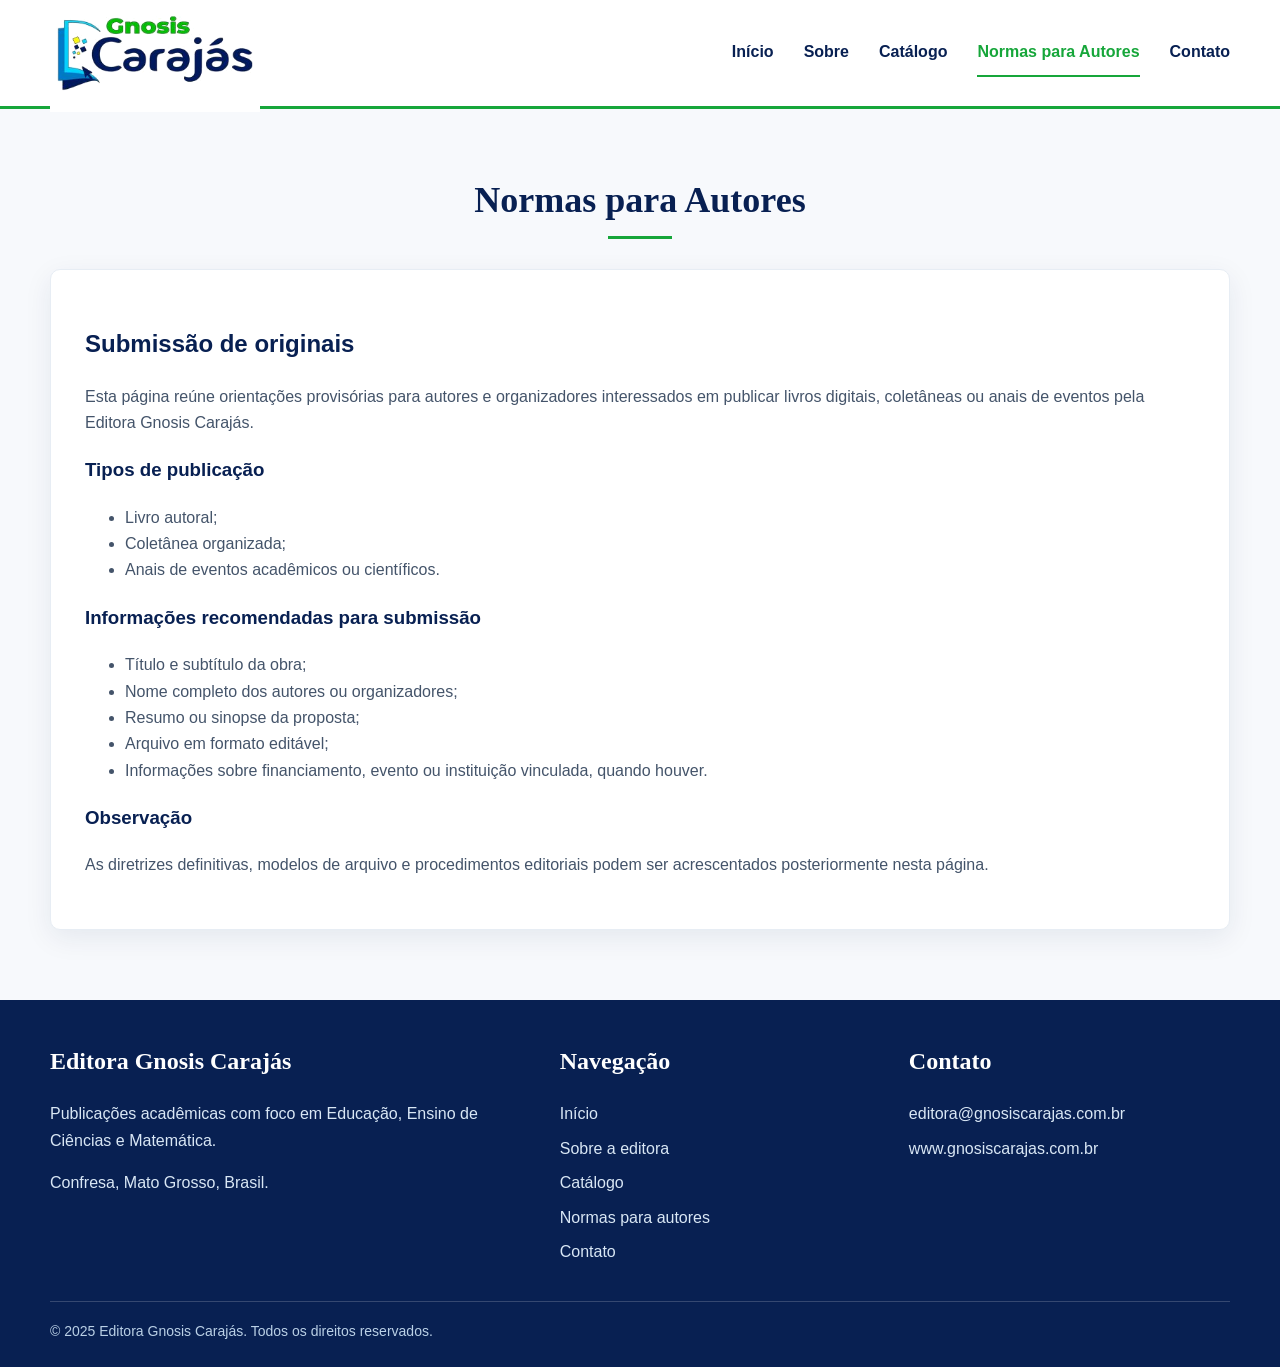
<file: normas.html>
<!doctype html><html lang="pt-BR"><head><meta charset="utf-8"><meta name="viewport" content="width=device-width, initial-scale=1"><title>Normas para Autores | Editora Gnosis Carajás</title><meta name="description" content="Orientações para autores e organizadores interessados em publicar pela Editora Gnosis Carajás."><meta name="robots" content="index, follow"><meta property="og:title" content="Normas para Autores | Editora Gnosis Carajás"><meta property="og:description" content="Orientações para autores e organizadores interessados em publicar pela Editora Gnosis Carajás."><meta property="og:type" content="website"><meta property="og:image" content="logo.png"><link rel="icon" href="favicon.ico"><link rel="icon" type="image/png" sizes="32x32" href="favicon-32.png"><link rel="apple-touch-icon" href="favicon-192.png"><link rel="stylesheet" href="styles.css"><script type="application/ld+json">{"@context":"https://schema.org","@type":"Organization","name":"Editora Gnosis Carajás","url":"https://www.gnosiscarajas.com.br","logo":"logo.png"}</script></head><body><header class="site-header"><div class="container header-inner"><a class="logo" href="index.html"><img src="logo.png" alt="Editora Gnosis Carajás"></a><nav class="main-nav" aria-label="Menu principal"><a class="" href="index.html">Início</a><a class="" href="sobre.html">Sobre</a><a class="" href="catalogo.html">Catálogo</a><a class="active" href="normas.html">Normas para Autores</a><a class="" href="contato.html">Contato</a></nav></div></header><main><section class="section"><div class="container"><div class="section-title"><h2>Normas para Autores</h2><span class="title-line"></span></div><div class="content-card"><h2>Submissão de originais</h2><p>Esta página reúne orientações provisórias para autores e organizadores interessados em publicar livros digitais, coletâneas ou anais de eventos pela Editora Gnosis Carajás.</p><h3>Tipos de publicação</h3><ul><li>Livro autoral;</li><li>Coletânea organizada;</li><li>Anais de eventos acadêmicos ou científicos.</li></ul><h3>Informações recomendadas para submissão</h3><ul><li>Título e subtítulo da obra;</li><li>Nome completo dos autores ou organizadores;</li><li>Resumo ou sinopse da proposta;</li><li>Arquivo em formato editável;</li><li>Informações sobre financiamento, evento ou instituição vinculada, quando houver.</li></ul><h3>Observação</h3><p>As diretrizes definitivas, modelos de arquivo e procedimentos editoriais podem ser acrescentados posteriormente nesta página.</p></div></div></section></main><footer class="site-footer"><div class="container footer-grid"><section><h2>Editora Gnosis Carajás</h2><p>Publicações acadêmicas com foco em Educação, Ensino de Ciências e Matemática.</p><p>Confresa, Mato Grosso, Brasil.</p></section><section><h2>Navegação</h2><ul><li><a href="index.html">Início</a></li><li><a href="sobre.html">Sobre a editora</a></li><li><a href="catalogo.html">Catálogo</a></li><li><a href="normas.html">Normas para autores</a></li><li><a href="contato.html">Contato</a></li></ul></section><section><h2>Contato</h2><ul><li><a href="mailto:editora@gnosiscarajas.com.br">editora@gnosiscarajas.com.br</a></li><li><a href="https://www.gnosiscarajas.com.br">www.gnosiscarajas.com.br</a></li></ul></section></div><div class="container footer-bottom">© 2025 Editora Gnosis Carajás. Todos os direitos reservados.</div></footer></body></html>
</file>
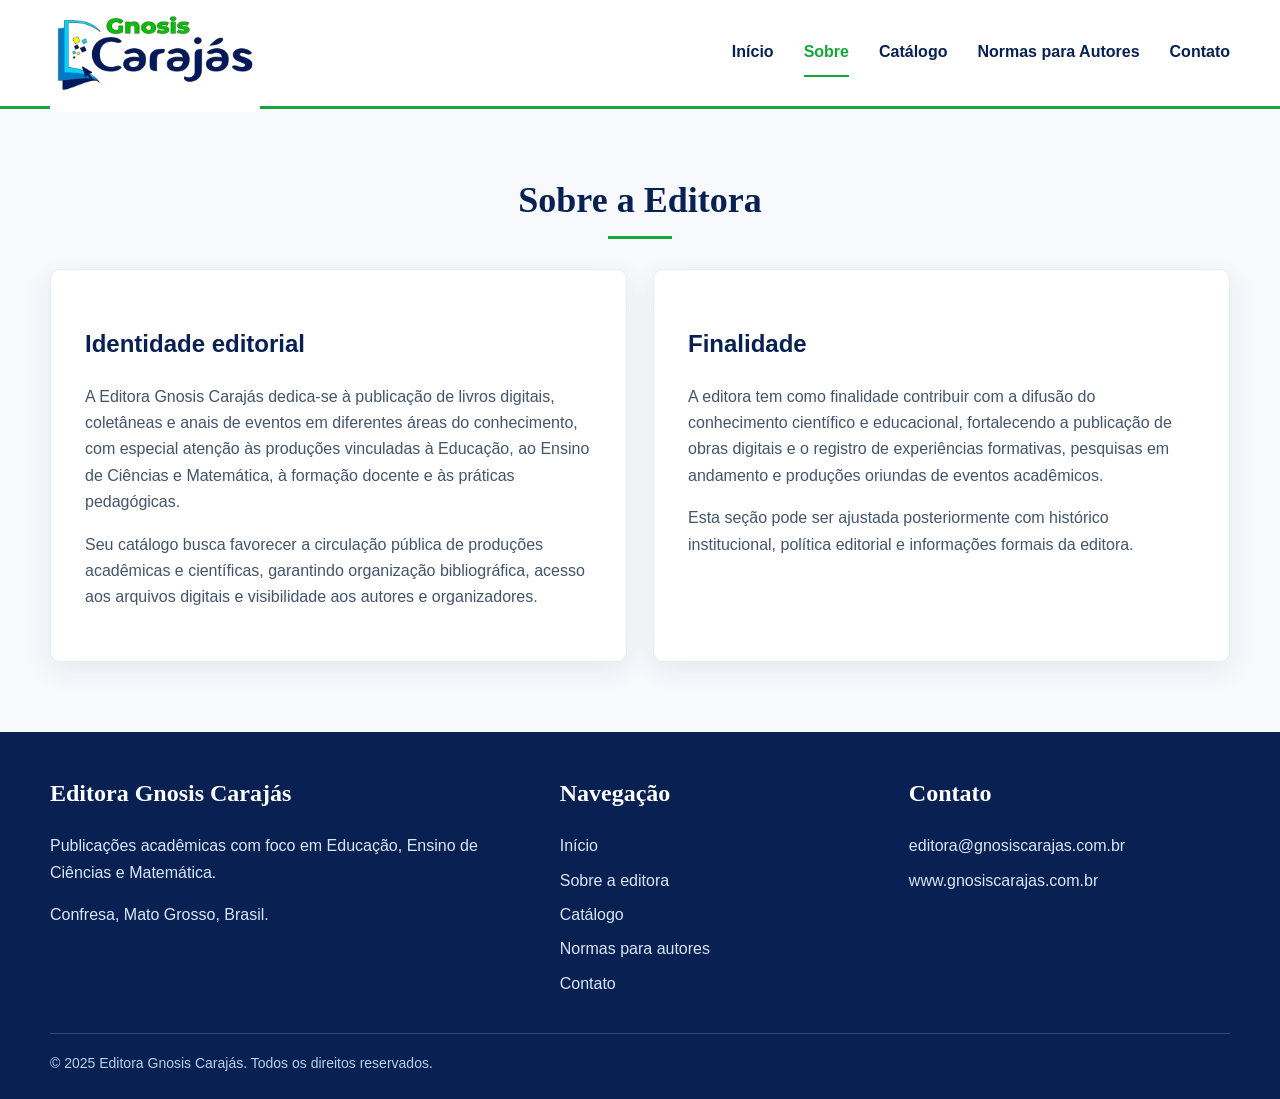
<file: sobre.html>
<!doctype html><html lang="pt-BR"><head><meta charset="utf-8"><meta name="viewport" content="width=device-width, initial-scale=1"><title>Sobre a Editora Gnosis Carajás</title><meta name="description" content="Conheça a missão e a atuação editorial da Editora Gnosis Carajás."><meta name="robots" content="index, follow"><meta property="og:title" content="Sobre a Editora Gnosis Carajás"><meta property="og:description" content="Conheça a missão e a atuação editorial da Editora Gnosis Carajás."><meta property="og:type" content="website"><meta property="og:image" content="logo.png"><link rel="icon" href="favicon.ico"><link rel="icon" type="image/png" sizes="32x32" href="favicon-32.png"><link rel="apple-touch-icon" href="favicon-192.png"><link rel="stylesheet" href="styles.css"><script type="application/ld+json">{"@context":"https://schema.org","@type":"Organization","name":"Editora Gnosis Carajás","url":"https://www.gnosiscarajas.com.br","logo":"logo.png"}</script></head><body><header class="site-header"><div class="container header-inner"><a class="logo" href="index.html"><img src="logo.png" alt="Editora Gnosis Carajás"></a><nav class="main-nav" aria-label="Menu principal"><a class="" href="index.html">Início</a><a class="active" href="sobre.html">Sobre</a><a class="" href="catalogo.html">Catálogo</a><a class="" href="normas.html">Normas para Autores</a><a class="" href="contato.html">Contato</a></nav></div></header><main><section class="section"><div class="container"><div class="section-title"><h2>Sobre a Editora</h2><span class="title-line"></span></div><div class="two-col"><section class="content-card"><h2>Identidade editorial</h2><p>A Editora Gnosis Carajás dedica-se à publicação de livros digitais, coletâneas e anais de eventos em diferentes áreas do conhecimento, com especial atenção às produções vinculadas à Educação, ao Ensino de Ciências e Matemática, à formação docente e às práticas pedagógicas.</p><p>Seu catálogo busca favorecer a circulação pública de produções acadêmicas e científicas, garantindo organização bibliográfica, acesso aos arquivos digitais e visibilidade aos autores e organizadores.</p></section><section class="content-card"><h2>Finalidade</h2><p>A editora tem como finalidade contribuir com a difusão do conhecimento científico e educacional, fortalecendo a publicação de obras digitais e o registro de experiências formativas, pesquisas em andamento e produções oriundas de eventos acadêmicos.</p><p>Esta seção pode ser ajustada posteriormente com histórico institucional, política editorial e informações formais da editora.</p></section></div></div></section></main><footer class="site-footer"><div class="container footer-grid"><section><h2>Editora Gnosis Carajás</h2><p>Publicações acadêmicas com foco em Educação, Ensino de Ciências e Matemática.</p><p>Confresa, Mato Grosso, Brasil.</p></section><section><h2>Navegação</h2><ul><li><a href="index.html">Início</a></li><li><a href="sobre.html">Sobre a editora</a></li><li><a href="catalogo.html">Catálogo</a></li><li><a href="normas.html">Normas para autores</a></li><li><a href="contato.html">Contato</a></li></ul></section><section><h2>Contato</h2><ul><li><a href="mailto:editora@gnosiscarajas.com.br">editora@gnosiscarajas.com.br</a></li><li><a href="https://www.gnosiscarajas.com.br">www.gnosiscarajas.com.br</a></li></ul></section></div><div class="container footer-bottom">© 2025 Editora Gnosis Carajás. Todos os direitos reservados.</div></footer></body></html>
</file>
<file: styles.css>
/* ================================================================
   ARQUIVO: styles.css
   FUNÇÃO: define todo o visual do site.
   Paleta inspirada no protótipo: azul institucional, verde da marca,
   fundo claro, cartões brancos e detalhes discretos.
   ================================================================ */
:root{
  --azul:#082052;
  --azul-2:#0e3f78;
  --verde:#16a63a;
  --verde-2:#0d8a31;
  --amarelo:#ffe53b;
  --texto:#1e2f49;
  --muted:#5b677a;
  --fundo:#f7f9fc;
  --card:#ffffff;
  --borda:#e7edf4;
  --cinza:#eef2f7;
  --sombra:0 8px 28px rgba(8,32,82,.08);
  --serif: Georgia, 'Times New Roman', serif;
  --sans: Arial, Helvetica, sans-serif;
}
*{box-sizing:border-box}
body{margin:0;background:var(--fundo);color:var(--texto);font-family:var(--sans);font-size:16px;line-height:1.65}
a{color:inherit;text-decoration:none}
img{max-width:100%;display:block}.container{width:min(1180px, calc(100% - 40px));margin:0 auto}
.site-header{background:#fff;border-bottom:3px solid var(--verde);position:sticky;top:0;z-index:50}.header-inner{height:106px;display:flex;align-items:center;justify-content:space-between;gap:32px}.logo{display:flex;align-items:center}.logo img{width:210px;height:auto}.main-nav{display:flex;gap:30px;align-items:center;font-weight:700;color:var(--azul)}.main-nav a{padding:10px 0;border-bottom:2px solid transparent}.main-nav a.active,.main-nav a:hover{color:var(--verde);border-color:var(--verde)}
.hero{background:linear-gradient(125deg,#0b3d56 0%,#0d3b78 52%,#1e4b88 100%);color:#fff;padding:84px 0 92px}.hero-content{max-width:720px}.hero h1{font-family:var(--serif);font-size:clamp(36px,4.6vw,58px);line-height:1.12;margin:0 0 24px}.hero h1 em{color:var(--amarelo);font-style:italic}.hero p{font-size:20px;color:#e9f2fb;margin:0 0 34px}.hero-actions,.actions{display:flex;flex-wrap:wrap;gap:12px}.btn{display:inline-flex;align-items:center;justify-content:center;border-radius:6px;padding:13px 22px;font-weight:700;border:2px solid transparent;cursor:pointer;font-size:15px}.btn.primary{background:var(--verde);border-color:var(--verde);color:#fff}.btn.primary:hover{background:var(--verde-2)}.btn.secondary{background:#e9eef6;color:var(--azul);border-color:#e9eef6}.btn.outline{background:transparent;color:#fff;border-color:#fff}.btn.outline:hover{background:rgba(255,255,255,.1)}
.section{padding:70px 0}.section.white{background:#fff}.section-title{text-align:center;margin-bottom:30px}.section-title h2{font-family:var(--serif);font-size:36px;line-height:1.2;color:var(--azul);margin:0 0 10px}.title-line{display:block;width:64px;height:3px;background:var(--verde);margin:14px auto 0}.lead{font-size:18px;color:var(--muted);max-width:900px;margin:0 auto;text-align:center}.mission-text{text-align:center;color:var(--muted);font-size:18px;max-width:880px;margin:0 auto}.cards-grid{display:grid;grid-template-columns:repeat(3,1fr);gap:22px}.info-card{background:#fff;border:1px solid var(--borda);border-radius:10px;padding:28px;box-shadow:var(--sombra)}.info-card h3{color:var(--azul);font-size:22px;margin:0 0 10px}.info-card p{color:var(--muted);margin:0}.featured-grid{display:grid;grid-template-columns:repeat(3,1fr);gap:24px;margin-top:34px}.featured-card{background:#fff;border:1px solid var(--borda);border-radius:10px;box-shadow:var(--sombra);overflow:hidden;display:grid;grid-template-columns:130px 1fr;gap:18px;padding:18px}.featured-card img{width:130px;border-radius:4px;box-shadow:0 8px 18px rgba(0,0,0,.12)}.featured-card h3{font-family:var(--serif);font-size:20px;line-height:1.25;color:var(--azul);margin:8px 0 6px}.featured-card p{font-size:14px;color:var(--muted);margin:0}.tag{display:inline-flex;align-items:center;border:1px solid var(--verde);color:var(--verde);background:#f0fff4;border-radius:4px;text-transform:uppercase;letter-spacing:.06em;font-weight:800;font-size:12px;padding:7px 10px}.tag.soft{background:#dff6e6;border:0;color:#008b2d;border-radius:999px;text-transform:none;letter-spacing:.04em}.mini-meta{display:flex;flex-wrap:wrap;gap:8px;font-size:12px;color:var(--muted);margin-top:10px}
.catalog-toolbar{background:#fff;border-radius:8px;box-shadow:var(--sombra);border:1px solid var(--borda);padding:24px;margin-bottom:34px}.search-wrap{position:relative;margin-bottom:18px}.search-wrap input{width:100%;background:#f2f5f9;border:1px solid #edf1f6;border-radius:6px;padding:18px 20px 18px 56px;font-size:17px}.search-icon{position:absolute;left:22px;top:50%;transform:translateY(-50%);font-size:20px}.filters{display:flex;flex-wrap:wrap;gap:10px}.filter-btn{border:0;background:#f2f5f9;color:var(--texto);border-radius:999px;padding:11px 18px;font-weight:700;cursor:pointer}.filter-btn.active,.filter-btn:hover{background:var(--verde);color:#fff}.catalog-list{display:grid;gap:26px}.catalog-item{display:grid;grid-template-columns:160px 1fr;gap:28px;background:#fff;border:1px solid var(--borda);border-radius:8px;box-shadow:var(--sombra);padding:26px}.catalog-cover img{width:160px;border-radius:5px;box-shadow:0 12px 22px rgba(0,0,0,.16)}.catalog-tags{display:flex;flex-wrap:wrap;gap:10px;margin-bottom:16px}.catalog-item h2{font-family:var(--serif);color:var(--azul);font-size:27px;line-height:1.18;margin:0 0 4px}.authors{font-style:italic;color:#334155;margin:0 0 16px}.synopsis{color:#3c4a5d;margin:0 0 16px}.meta{display:flex;flex-wrap:wrap;gap:14px;border-top:1px solid #dbe3ee;padding-top:14px;font-size:14px}.meta strong{color:#182a44}.catalog-actions{display:flex;gap:10px;flex-wrap:wrap;margin-top:18px}.empty{background:#fff;border:1px solid var(--borda);border-radius:8px;padding:30px;text-align:center;color:var(--muted)}.seo-catalog{font-size:14px;color:#5b677a;margin-top:40px}.seo-catalog h2{font-size:20px;color:var(--azul)}
.content-card{background:#fff;border:1px solid var(--borda);border-radius:10px;box-shadow:var(--sombra);padding:34px}.content-card h2,.content-card h3{color:var(--azul)}.content-card p,.content-card li{color:#44546a}.two-col{display:grid;grid-template-columns:1fr 1fr;gap:26px}.form-grid{display:grid;gap:14px}.form-grid input,.form-grid textarea{border:1px solid #cad5e3;border-radius:6px;padding:14px;font-size:16px}.form-grid textarea{min-height:140px}.site-footer{background:#082052;color:#d9e7f5;padding:42px 0 24px;margin-top:0}.footer-grid{display:grid;grid-template-columns:1.2fr .8fr .8fr;gap:28px}.site-footer h2{font-family:var(--serif);color:#fff;margin-top:0}.site-footer ul{list-style:none;padding:0;margin:0}.site-footer li{margin:8px 0}.footer-bottom{border-top:1px solid rgba(255,255,255,.18);margin-top:28px;padding-top:18px;font-size:14px;color:#bad0e6}
@media(max-width:900px){.header-inner{height:auto;align-items:flex-start;flex-direction:column;padding:18px 0}.main-nav{gap:18px;flex-wrap:wrap}.hero{padding:60px 0}.cards-grid,.featured-grid,.two-col,.footer-grid{grid-template-columns:1fr}.catalog-item{grid-template-columns:120px 1fr}.catalog-cover img{width:120px}.featured-card{grid-template-columns:110px 1fr}.featured-card img{width:110px}}
@media(max-width:620px){.container{width:min(100% - 28px,1180px)}.logo img{width:170px}.main-nav{font-size:14px}.catalog-item,.featured-card{grid-template-columns:1fr}.catalog-cover img,.featured-card img{width:140px}.hero h1{font-size:34px}.hero p{font-size:17px}.section{padding:48px 0}.catalog-item h2{font-size:23px}}
</file>
